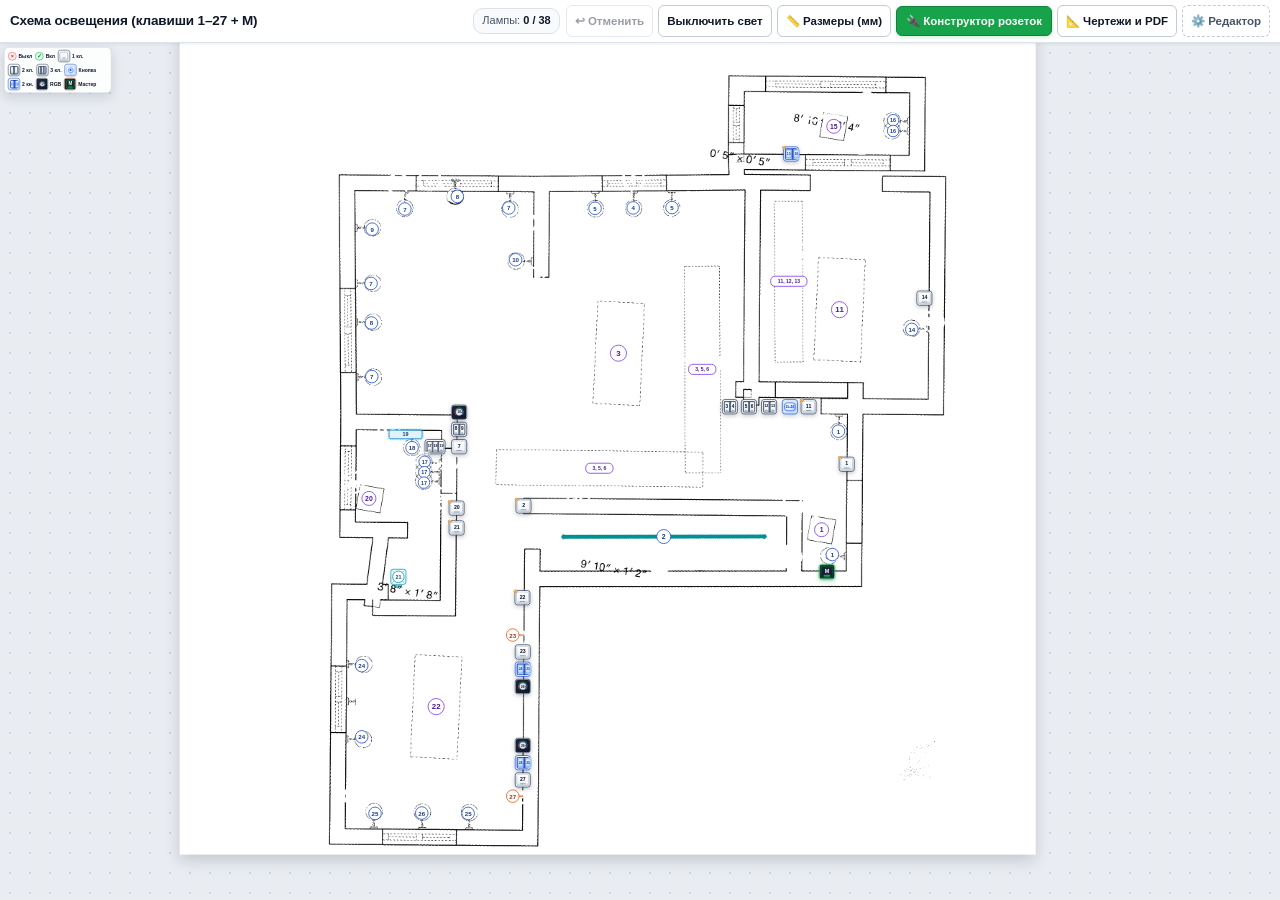
<file: index.html>
<!DOCTYPE html>
<html lang="ru">
<head>
  <meta charset="UTF-8">
  <meta name="viewport" content="width=device-width, initial-scale=1.0, maximum-scale=1.0, user-scalable=no">
  <title>Схема освещения квартиры — клавиши 1–27 + мастер М / 39 точек света и вентиляции</title>
  <link rel="icon" type="image/svg+xml" href="data:image/svg+xml,%3Csvg xmlns='http://www.w3.org/2000/svg' viewBox='0 0 32 32'%3E%3Ccircle cx='16' cy='16' r='14' fill='%232563eb'/%3E%3Cpath d='M10 16l4 4 8-8' stroke='%23fff' stroke-width='3' fill='none' stroke-linecap='round' stroke-linejoin='round'/%3E%3C/svg%3E">
  <link rel="stylesheet" href="styles.css?v=17">
</head>
<body class="is-demo-mode">
  <div class="app-shell">
    <header class="topbar">
      <div class="topbar-brand">
        <div class="brand-title-row">
          <h1>Схема освещения (клавиши 1–27 + М)</h1>
          <span class="sim-badge" title="Локальный интерактивный макет для согласования логики и правок">
            Симулятор проектной логики (не управляет реальным электричеством)
          </span>
        </div>
        <div class="brand-subrow">
          <span>Единая нумерация: номер на клавише (1–27) = номер светильника на плане · 23 поста · Мастер М</span>
        </div>
      </div>

      <div class="topbar-controls">
        <div class="mode-control" role="group" aria-label="Режим взаимодействия с планом">
          <button type="button" id="btn-mode-normal" class="mode-btn is-active" data-mode="normal" title="Клик по выключателю — тест света и настройки; перетаскивание — сдвиг места на стене; клик по номеру светильника — комментарий и привязки">
            👆 Тест и позиции
          </button>
          <button type="button" id="btn-mode-link" class="mode-btn" data-mode="link" title="Потяните линию от выключателя B# к номеру точки 1–40 (или обратно), чтобы перепривязать">
            🔗 Привязка перетягиванием
          </button>
        </div>

        <div class="variant-control" role="group" aria-label="Вариант управления светильником №38" style="display:none;">
          <span class="variant-label">№38:</span>
          <button type="button" id="btn-variant-A" class="variant-btn is-active" data-variant="A" title="Две точки управления №38: у входа (B15) и у кровати (B17)">
            Вар. A (B15+B17)
          </button>
          <button type="button" id="btn-variant-B" class="variant-btn" data-variant="B" title="Одна точка управления №38: только у кровати (B17)">
            Вар. B (только B17)
          </button>
        </div>

        <div class="stats-pill" id="live-stats" aria-live="polite">
          <span class="stat-channels">Каналы: <strong id="stat-groups">0 / 35</strong></span>
          <span class="sep stat-channels">·</span>
          <span>Лампы: <strong id="stat-fixtures">0 / 38</strong></span>
        </div>

        <div class="toolbar-actions">
          <button type="button" id="btn-add-switch" class="btn-secondary" title="Добавить новый выключатель на план">
            + Выключатель
          </button>
          <button type="button" id="btn-undo-light" class="btn-secondary" disabled title="Отменить последнее действие (⌘Z / Ctrl+Z)">
            ↩ Отменить
          </button>
          <button type="button" id="btn-export-edits" class="btn-primary" title="Сформировать текст ваших правок и комментариев для вставки в чат">
            📋 Скопировать правки (<span id="edits-btn-count">0</span>)
          </button>
          <button type="button" id="btn-lights-off" class="btn-secondary" title="Погасить все светильники в симуляторе">
            Выключить свет
          </button>
          <button type="button" id="btn-reset-edits" class="btn-ghost" title="Сбросить все правки, комментарии и вернуть актуальную схему BM, B1–B25">
            Сбросить правки
          </button>
          <button type="button" id="btn-toggle-dims" class="btn-secondary" title="Показать / скрыть размерные привязки (мм) и высоты h">
            📏 Размеры (мм)
          </button>
          <a href="sockets.html?v=17" class="btn-primary" style="text-decoration:none;display:inline-flex;align-items:center;" title="Открыть интерактивный конструктор розеток 1–5 постов, RJ-45, высот и отступов">
            🔌 Конструктор розеток
          </a>
          <a href="electrician.html?v=17" target="_blank" class="btn-secondary" style="text-decoration:none;display:inline-flex;align-items:center;" title="Открыть чертёж, PDF и таблицы для электрика">
            📐 Чертежи и PDF
          </a>
          <button type="button" id="btn-toggle-editor" class="btn-ghost" title="Переключить режим демонстрации / редактирования">
            ⚙️ Редактор
          </button>
        </div>
      </div>
    </header>

    <main class="workspace">
      <section class="canvas-pane" aria-label="Интерактивный план освещения вид сверху">
        <div class="canvas-viewport" id="canvas-viewport">
          <div id="link-mode-banner" class="link-mode-banner is-hidden">
            <span>🔗 <strong>Режим привязки:</strong> потяните линию от любого выключателя <strong>B#</strong> к номеру точки <strong>1–40</strong> (или наоборот), чтобы перенести, продублировать или отвязать канал.</span>
            <button type="button" id="btn-exit-link-mode" class="banner-close-btn">Готово</button>
          </div>
          <div id="master-off-banner" class="master-off-banner is-hidden">
            <span>⚡ <strong>Мастер-свет М отключён:</strong> контактор обесточил весь свет 1–20, 22–27 (состояния клавиш запомнены; розетки и вентиляция санузла 21 работают).</span>
            <button type="button" id="btn-restore-master-light" class="banner-close-btn">Включить свет</button>
          </div>

          <div class="plan-stage" id="plan-stage">
            <img id="plan-image" src="assets/plan_top_view_clean.png" alt="Исходный план освещения квартиры вид сверху с нумерацией 1–38" draggable="false">
            <svg id="plan-svg" viewBox="0 0 2380 2300" xmlns="http://www.w3.org/2000/svg">
              <defs>
                <filter id="glow-warm" x="-50%" y="-50%" width="200%" height="200%">
                  <feGaussianBlur stdDeviation="8" result="blur" />
                  <feMerge>
                    <feMergeNode in="blur" />
                    <feMergeNode in="SourceGraphic" />
                  </feMerge>
                </filter>
                <filter id="glow-accent" x="-50%" y="-50%" width="200%" height="200%">
                  <feGaussianBlur stdDeviation="6" result="blur" />
                  <feMerge>
                    <feMergeNode in="blur" />
                    <feMergeNode in="SourceGraphic" />
                  </feMerge>
                </filter>
                <filter id="glow-rgb" x="-60%" y="-60%" width="220%" height="220%">
                  <feGaussianBlur stdDeviation="11" result="blur" />
                  <feMerge>
                    <feMergeNode in="blur" />
                    <feMergeNode in="SourceGraphic" />
                  </feMerge>
                </filter>
              </defs>
              <g id="layer-plan-additions"></g>
              <g id="layer-fixtures-glow"></g>
              <g id="layer-temp-links"></g>
              <g id="layer-fixture-hits"></g>
              <g id="layer-drag-wire"></g>
            </svg>
            <div id="layer-switches" class="switches-layer"></div>
          </div>

          <div id="item-popover" class="switch-popover is-hidden" role="dialog" aria-label="Карточка элемента"></div>

          <div class="floating-legend" id="floating-legend" aria-label="Обозначения выключателей">
            <div class="legend-item"><span class="lg-badge lg-off">×</span> Выкл</div>
            <div class="legend-item"><span class="lg-badge lg-on">✓</span> Вкл</div>
          </div>

          <div class="zoom-controls" aria-label="Масштабирование плана">
            <button type="button" id="btn-zoom-out" class="zoom-btn" title="Уменьшить масштаб">−</button>
            <span id="zoom-readout" class="zoom-readout">100%</span>
            <button type="button" id="btn-zoom-in" class="zoom-btn" title="Увеличить масштаб">+</button>
            <button type="button" id="btn-zoom-fit" class="zoom-btn zoom-fit-btn" title="Вписать план в экран">Вписать план</button>
          </div>
        </div>
      </section>

      <aside class="sidebar" aria-label="Панель выключателей, светильников, правок и вопросов">
        <div class="inspector-card" id="selected-inspector"></div>

        <nav class="sidebar-tabs" role="tablist">
          <button type="button" class="tab-btn is-active" data-tab="switches" role="tab" aria-selected="true">
            Выключатели
          </button>
          <button type="button" class="tab-btn" data-tab="fixtures" role="tab" aria-selected="false">
            Точки (39)
          </button>
          <button type="button" class="tab-btn" data-tab="edits" role="tab" aria-selected="false">
            Правки (<span id="edits-tab-count">0</span>)
          </button>
          <button type="button" class="tab-btn" data-tab="questions" role="tab" aria-selected="false">
            Вопросы (4)
          </button>
        </nav>

        <div class="tab-content" id="tab-content"></div>
      </aside>
    </main>
  </div>

  <div id="modal-backdrop" class="modal-backdrop is-hidden" role="dialog" aria-modal="true">
    <div id="modal-box" class="modal-box"></div>
  </div>

  <script src="data.js?v=17"></script>
  <script src="app.js?v=17"></script>
</body>
</html>
</file>
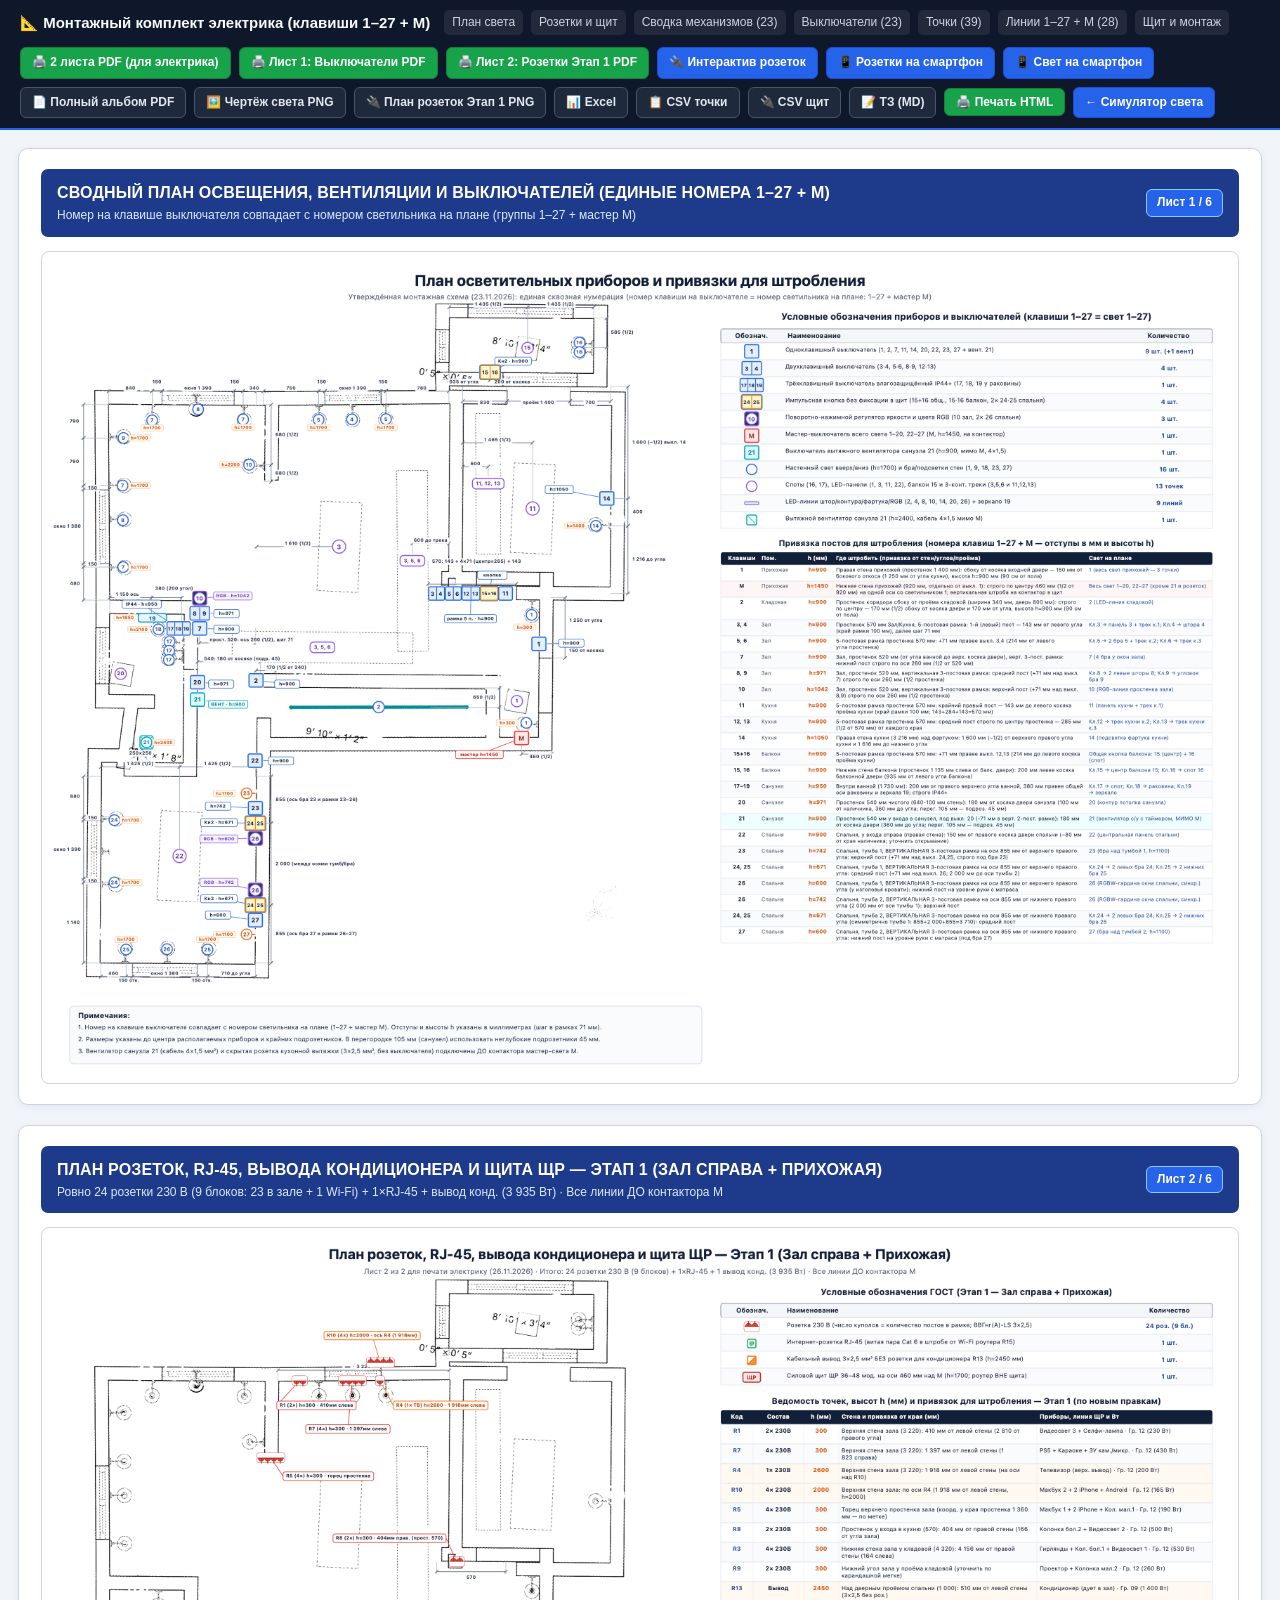
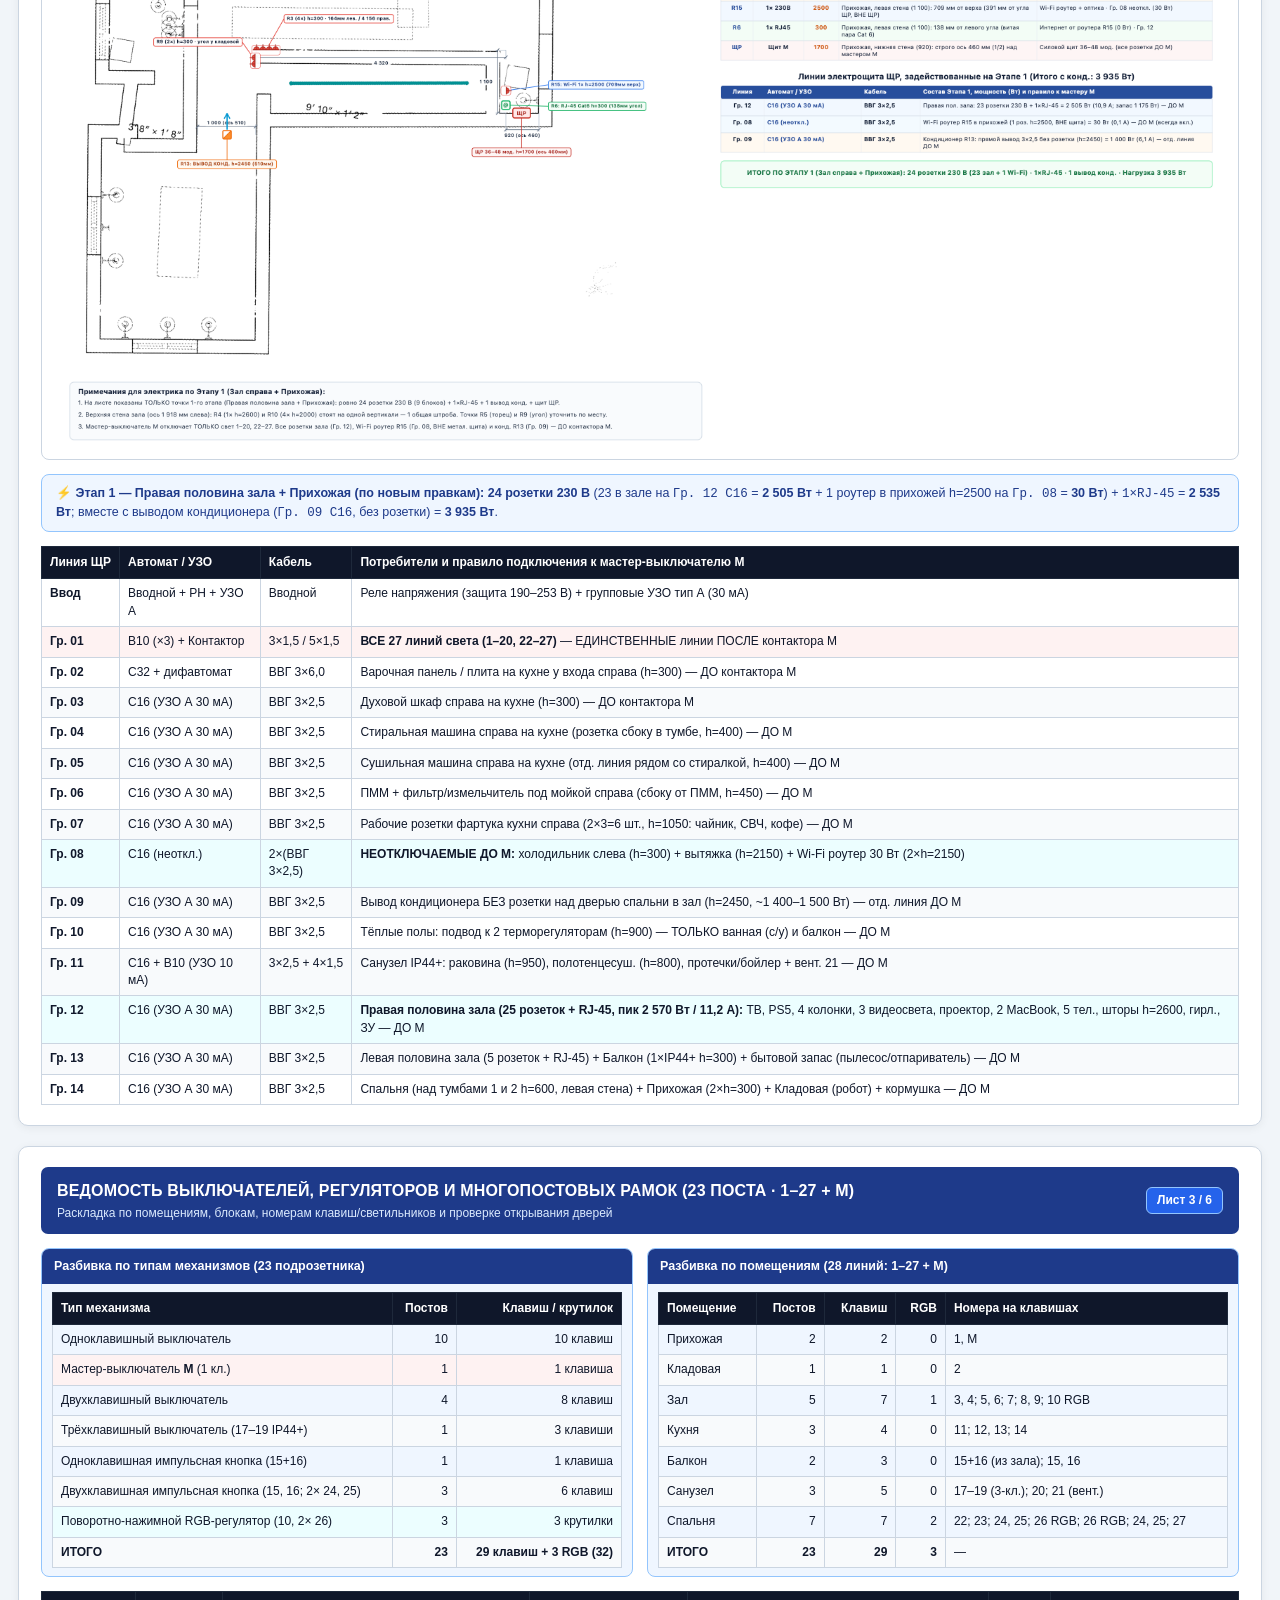
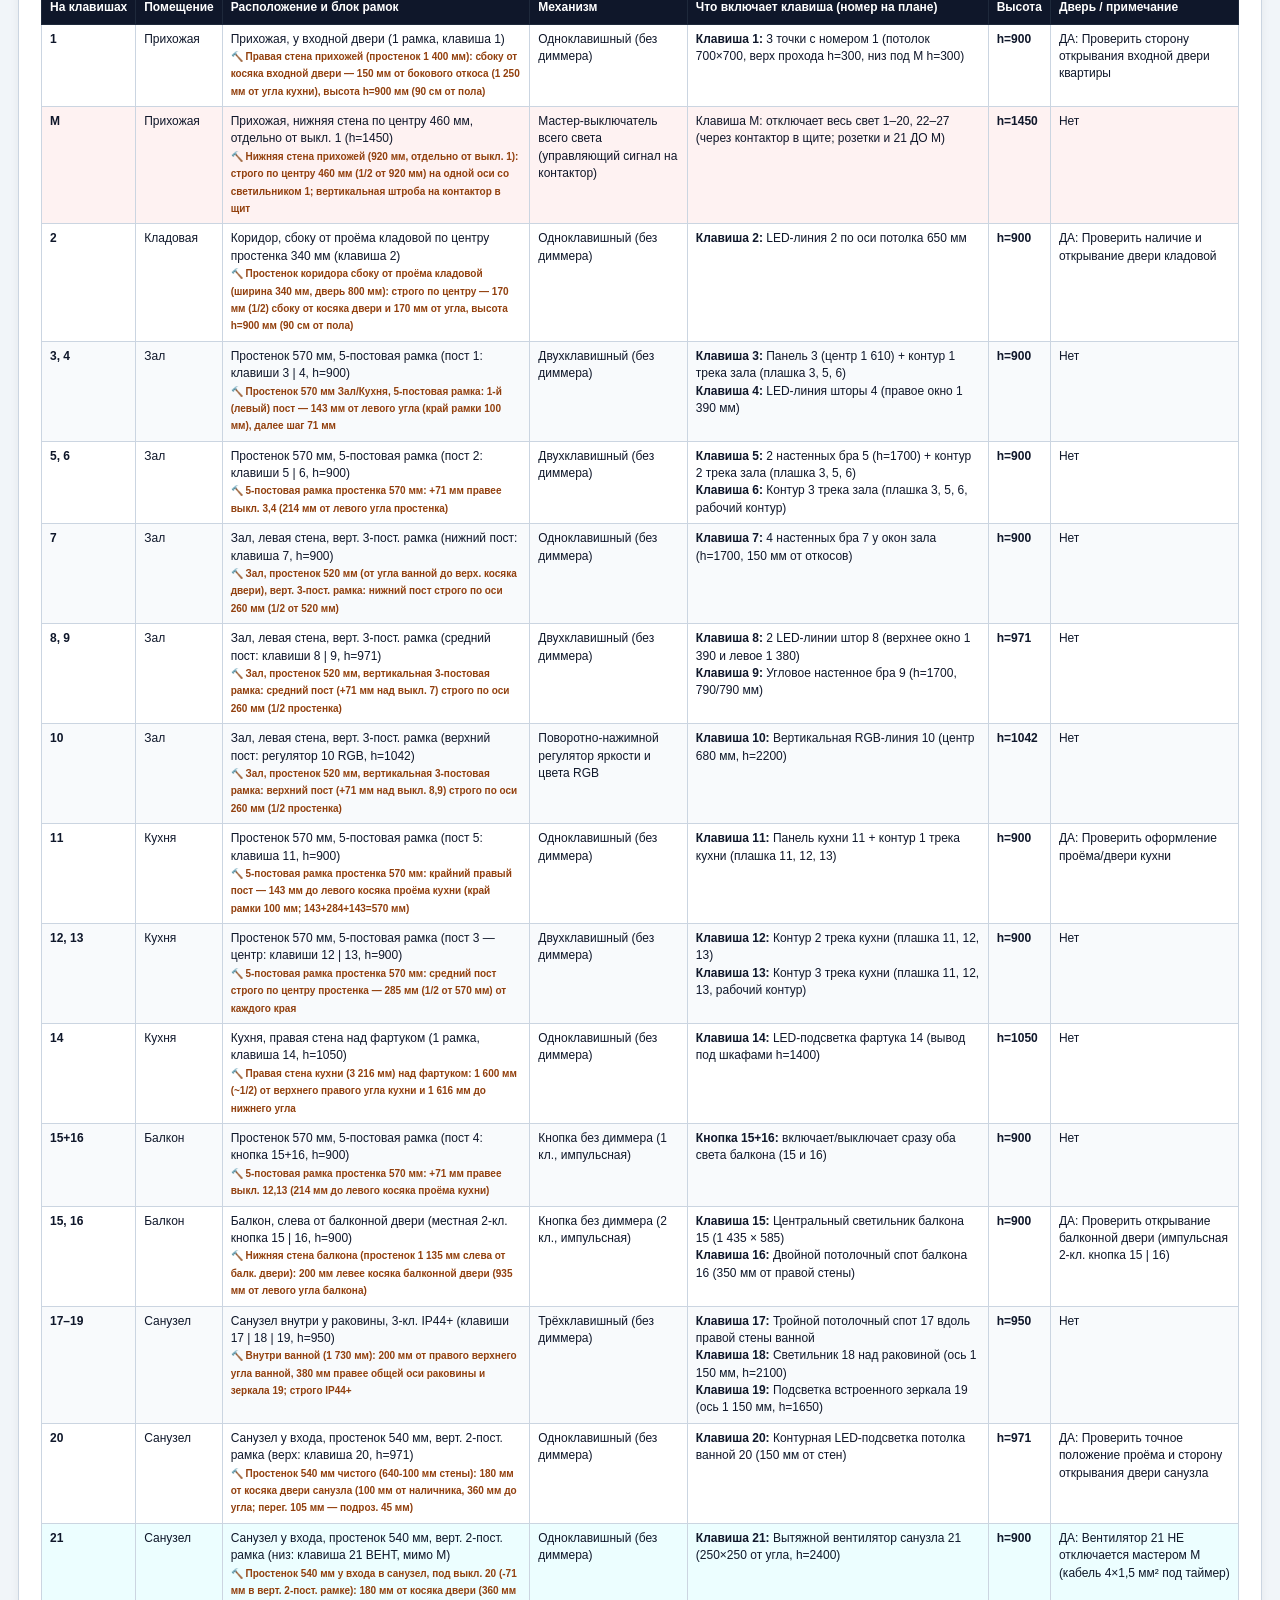
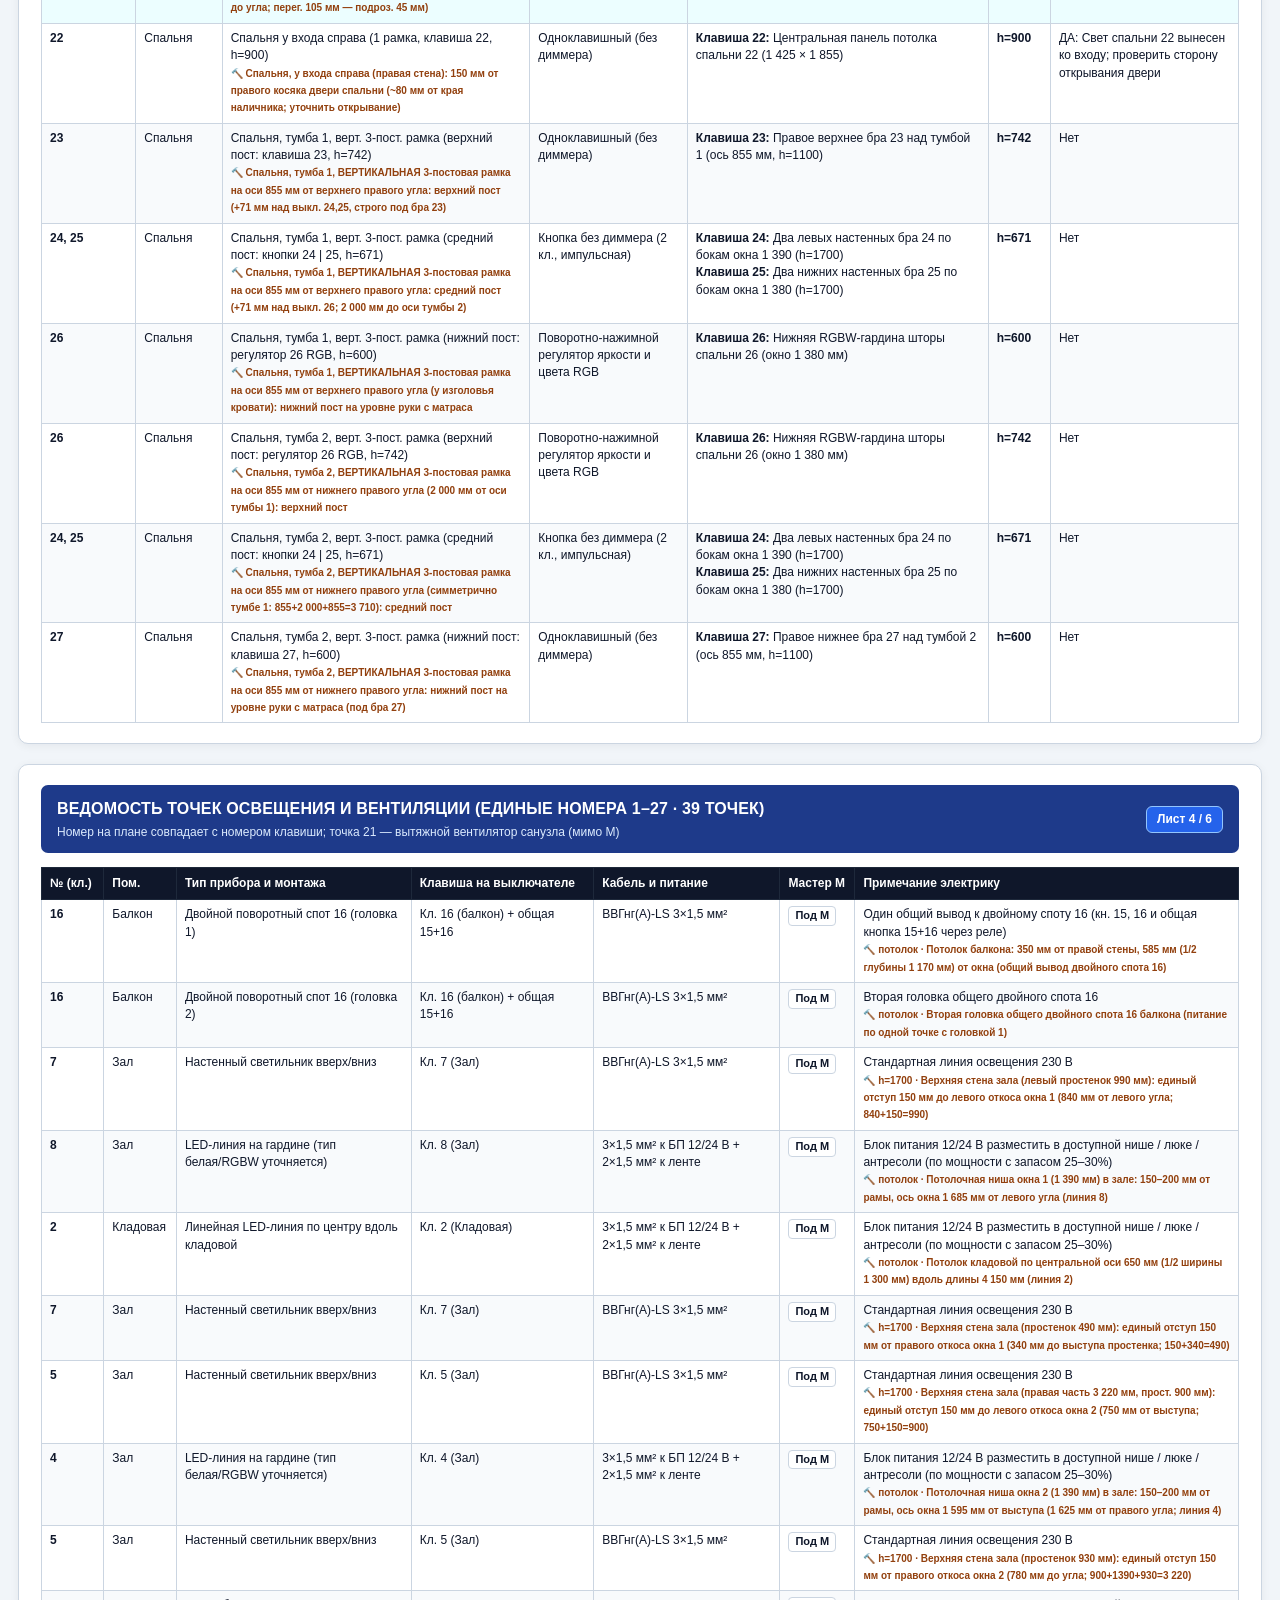
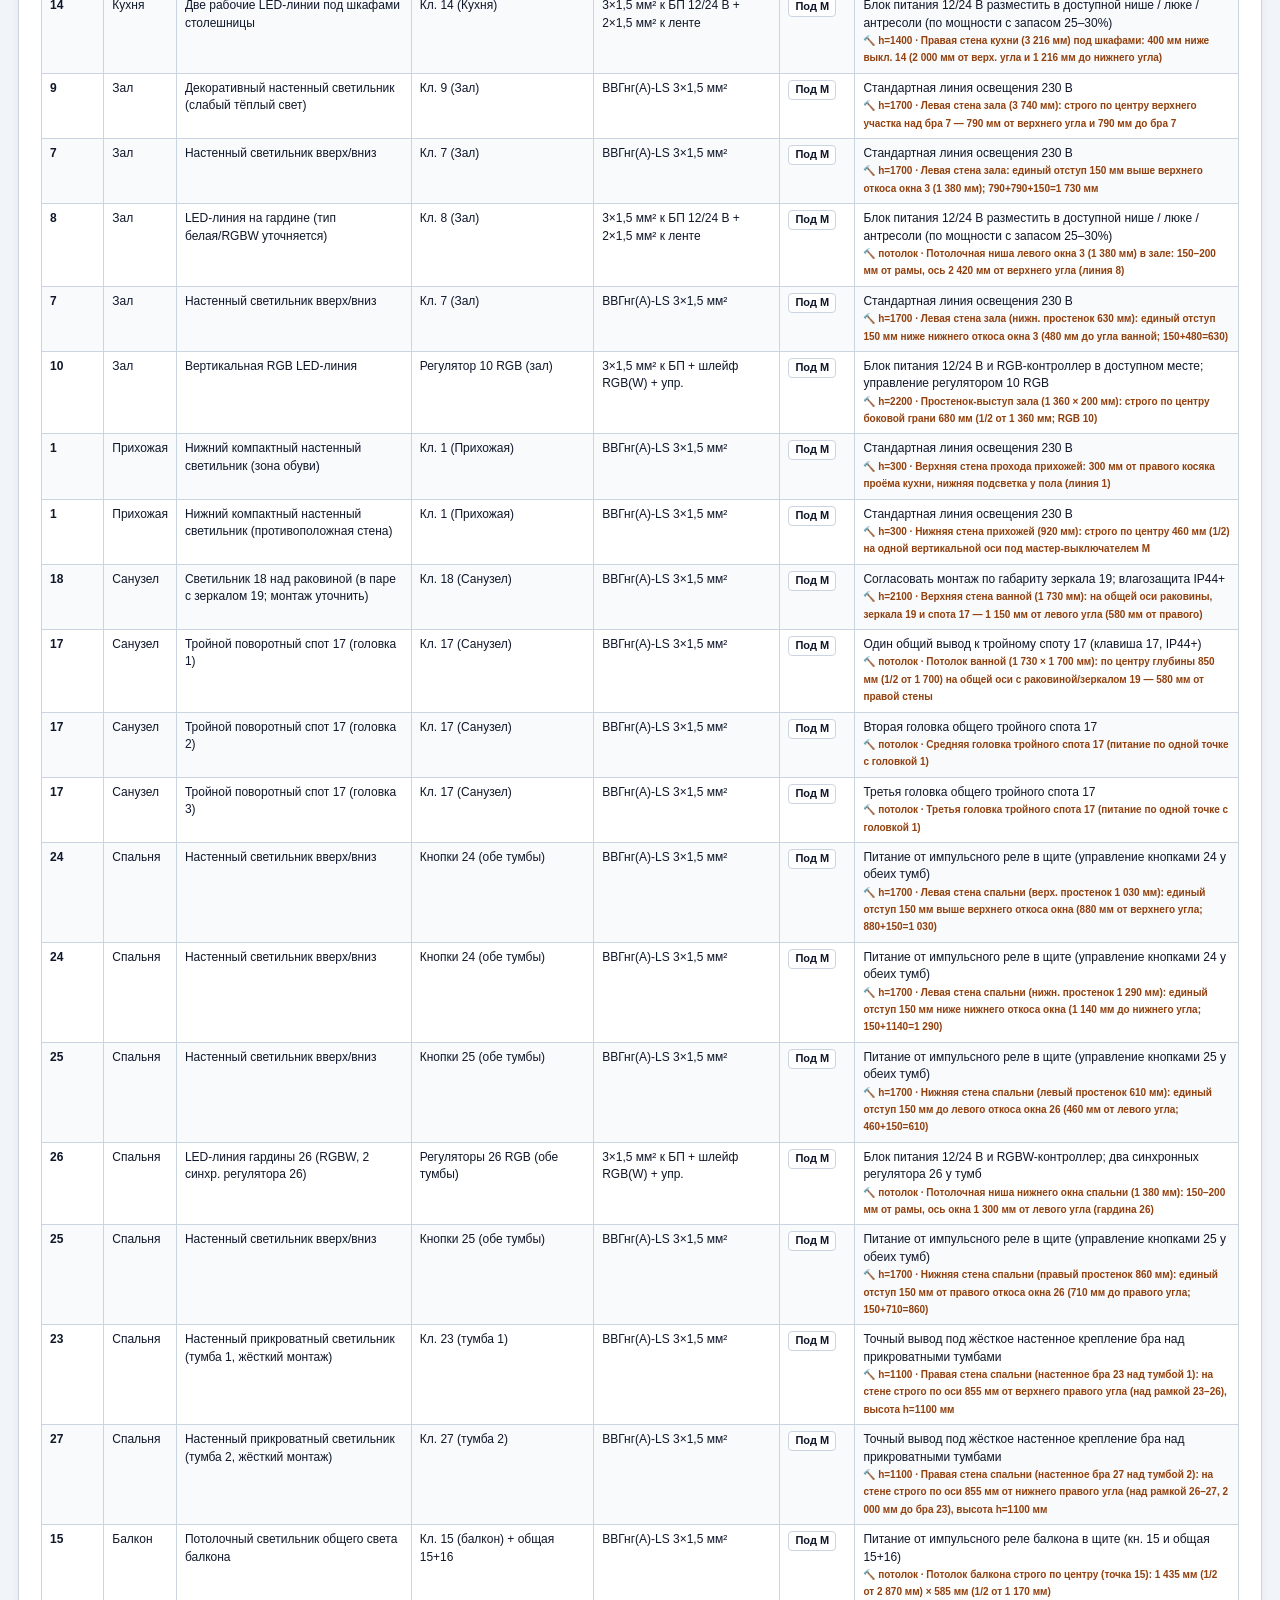
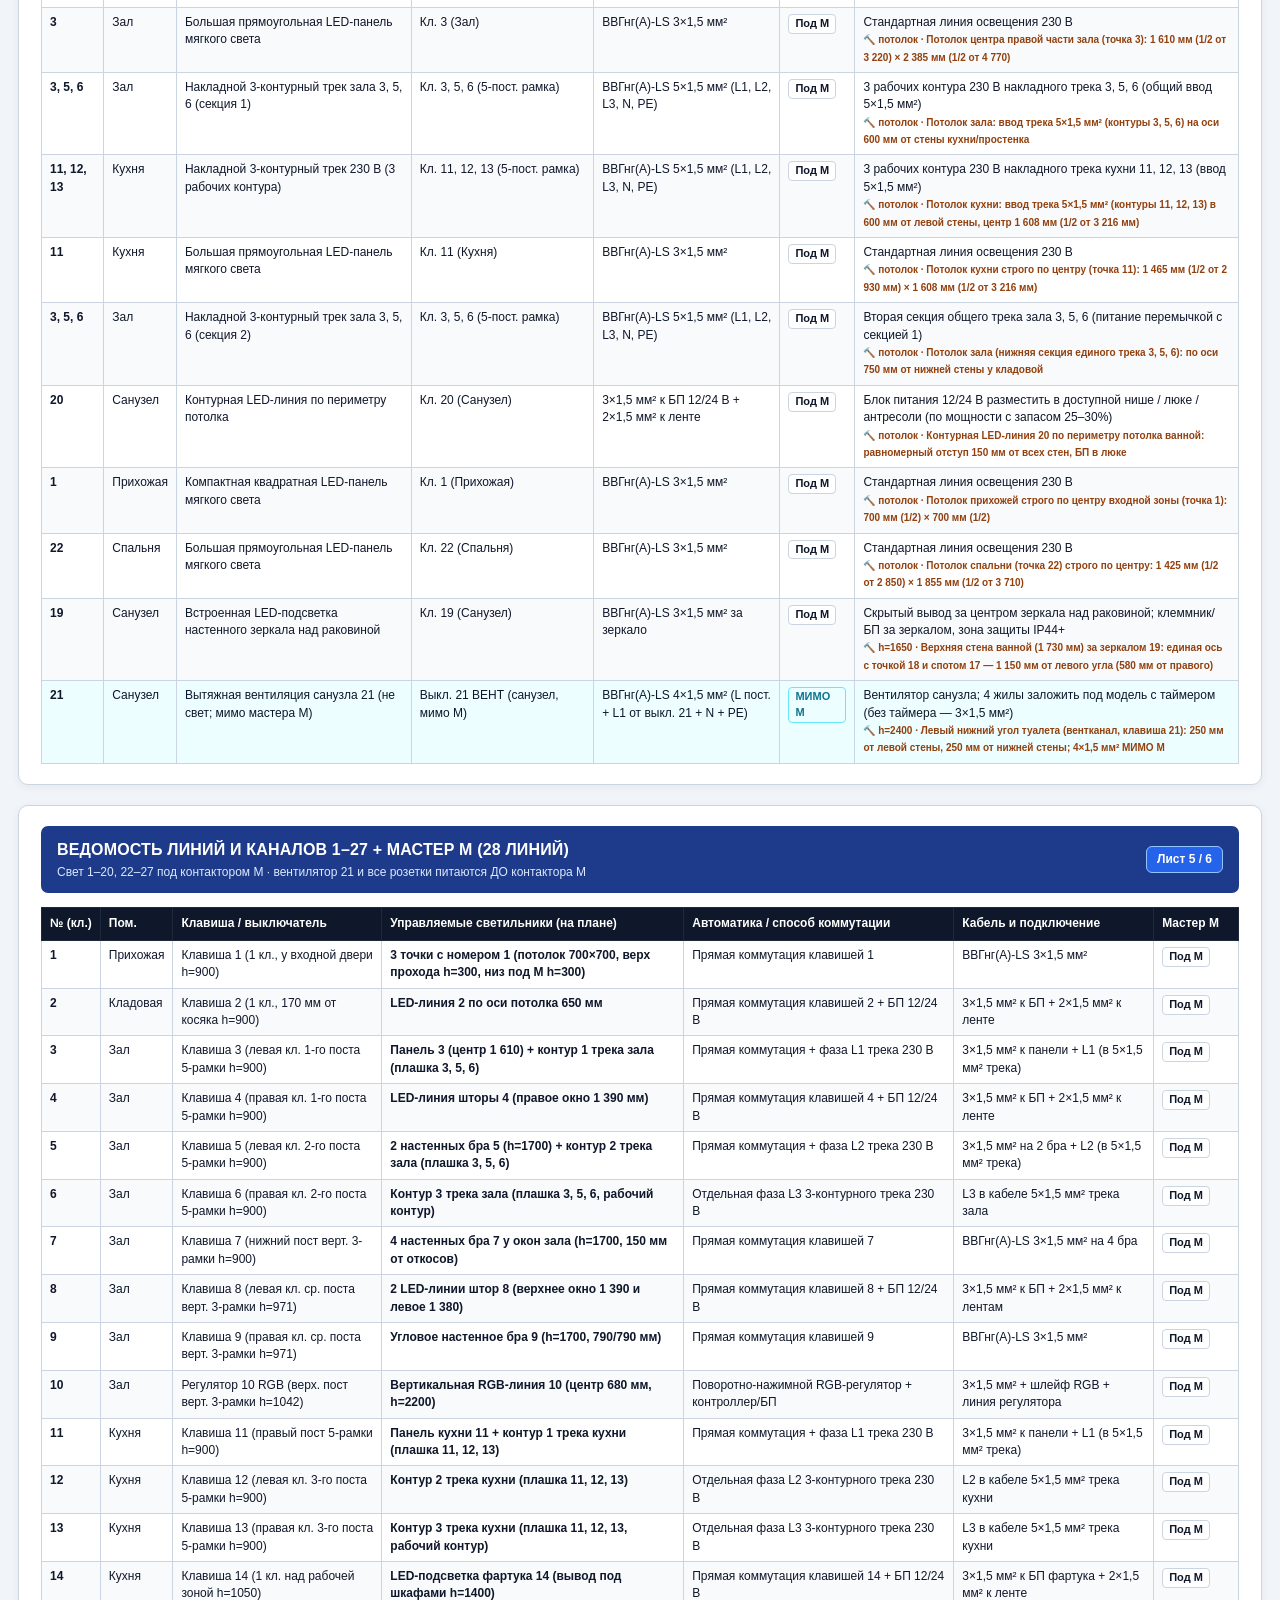
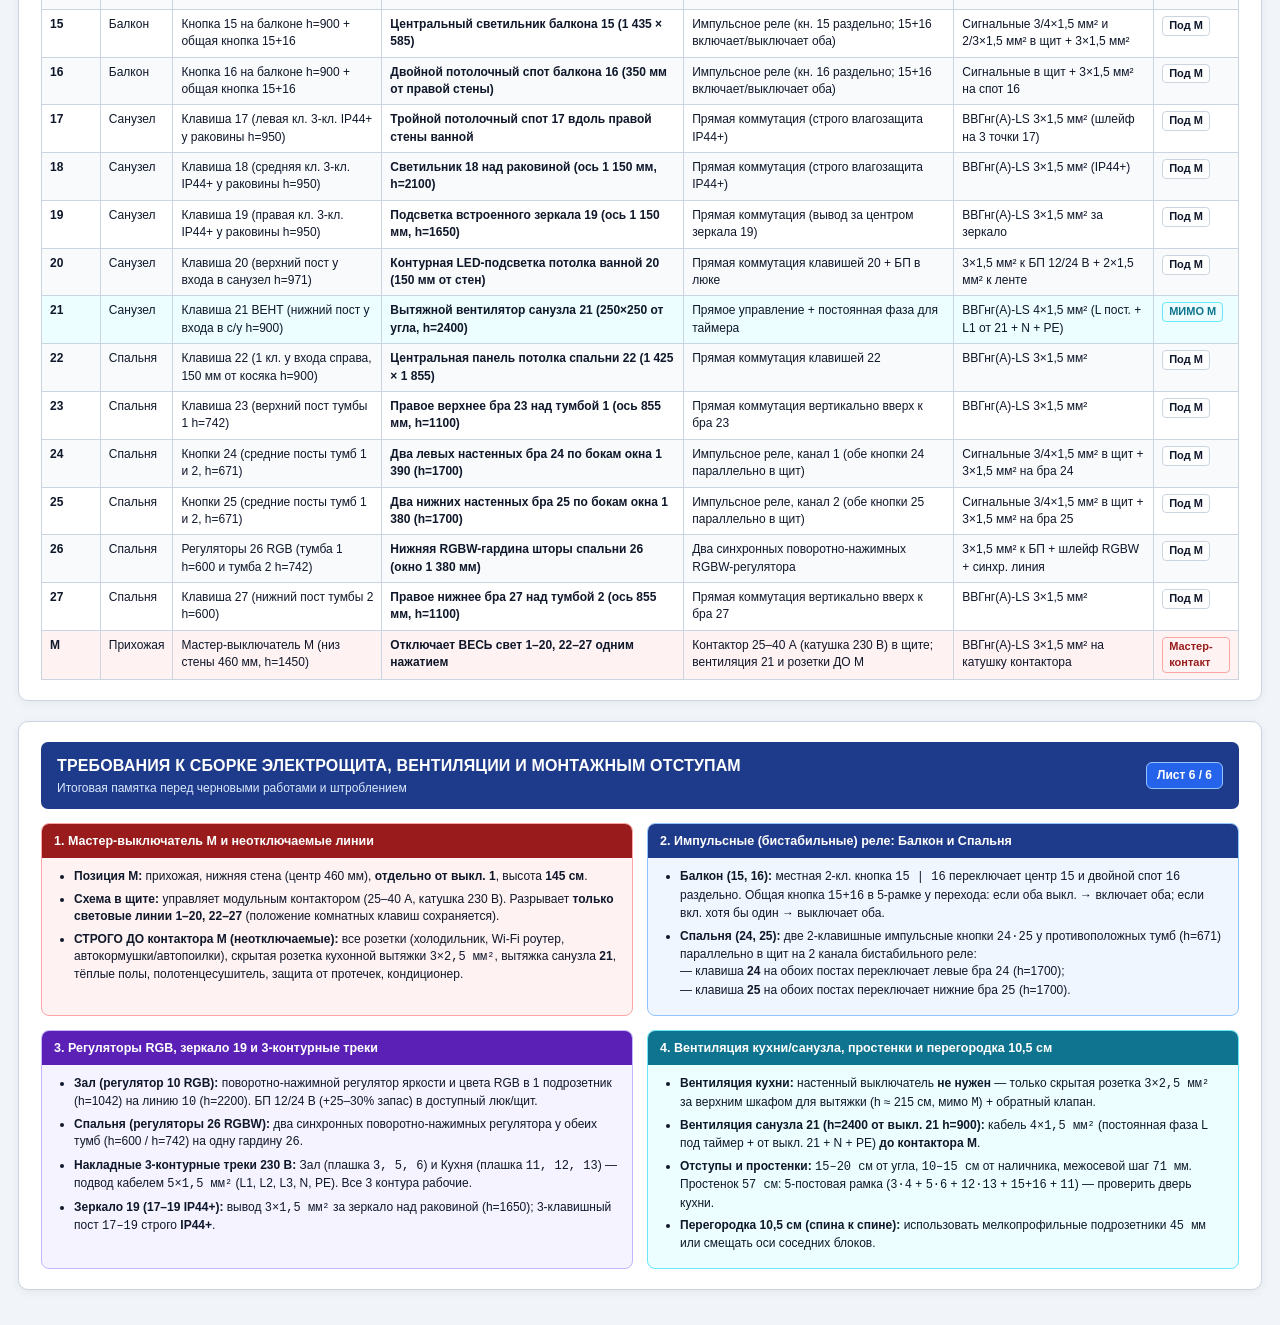
<file: electrician.html>
<!DOCTYPE html>
<html lang="ru">
<head>
  <meta charset="UTF-8">
  <meta name="viewport" content="width=device-width, initial-scale=1.0">
  <title>Документация для электрика — клавиши и светильники 1–27 + мастер М</title>
  <link rel="icon" type="image/svg+xml" href="data:image/svg+xml,%3Csvg xmlns='http://www.w3.org/2000/svg' viewBox='0 0 32 32'%3E%3Ccircle cx='16' cy='16' r='14' fill='%231e3a8a'/%3E%3Cpath d='M9 16h14M16 9v14' stroke='%23fff' stroke-width='3' stroke-linecap='round'/%3E%3C/svg%3E">
  <style>
    :root {
      --bg: #f1f5f9;
      --paper: #ffffff;
      --ink: #0f172a;
      --muted: #475569;
      --border: #cbd5e1;
      --navy: #1e3a8a;
      --blue: #2563eb;
      --cyan-bg: #ecfeff;
      --cyan-brd: #67e8f9;
      --red-bg: #fef2f2;
      --red-brd: #fca5a5;
    }
    * { box-sizing: border-box; }
    body {
      margin: 0;
      font-family: -apple-system, BlinkMacSystemFont, "Segoe UI", Roboto, sans-serif;
      color: var(--ink);
      background: var(--bg);
      font-size: 13px;
      line-height: 1.45;
    }
    .toolbar {
      position: sticky;
      top: 0;
      z-index: 20;
      background: #0f172a;
      color: #f8fafc;
      padding: 10px 20px;
      display: flex;
      align-items: center;
      justify-content: space-between;
      gap: 12px;
      flex-wrap: wrap;
      border-bottom: 2px solid var(--blue);
    }
    .toolbar-left {
      display: flex;
      align-items: center;
      gap: 14px;
      flex-wrap: wrap;
    }
    .toolbar-title {
      font-size: 15px;
      font-weight: 700;
    }
    .nav-links {
      display: flex;
      gap: 8px;
      flex-wrap: wrap;
    }
    .nav-links a {
      color: #cbd5e1;
      text-decoration: none;
      font-size: 12px;
      padding: 4px 8px;
      border-radius: 5px;
      background: rgba(255, 255, 255, 0.08);
    }
    .nav-links a:hover {
      background: rgba(255, 255, 255, 0.18);
      color: #fff;
    }
    .toolbar-actions {
      display: flex;
      align-items: center;
      gap: 8px;
      flex-wrap: wrap;
    }
    .btn {
      display: inline-flex;
      align-items: center;
      gap: 5px;
      padding: 6px 11px;
      border-radius: 6px;
      font-size: 12px;
      font-weight: 600;
      text-decoration: none;
      cursor: pointer;
      border: 1px solid transparent;
      white-space: nowrap;
    }
    .btn-print { background: #16a34a; color: #fff; border-color: #15803d; }
    .btn-print:hover { background: #15803d; }
    .btn-file { background: #1e293b; color: #e2e8f0; border-color: #475569; }
    .btn-file:hover { background: #334155; color: #fff; }
    .btn-back { background: #2563eb; color: #fff; border-color: #1d4ed8; }
    .btn-back:hover { background: #1d4ed8; }

    .container {
      max-width: 1340px;
      margin: 18px auto 48px;
      padding: 0 18px;
      display: flex;
      flex-direction: column;
      gap: 20px;
    }
    .sheet {
      background: var(--paper);
      border: 1px solid var(--border);
      border-radius: 10px;
      padding: 20px 22px;
      box-shadow: 0 2px 10px rgba(15, 23, 42, 0.06);
    }
    .sheet-head {
      background: var(--navy);
      color: #fff;
      padding: 12px 16px;
      border-radius: 7px;
      margin-bottom: 14px;
      display: flex;
      justify-content: space-between;
      align-items: center;
      gap: 12px;
      flex-wrap: wrap;
    }
    .sheet-head h2 {
      margin: 0;
      font-size: 16px;
      letter-spacing: 0.01em;
    }
    .sheet-head p {
      margin: 3px 0 0;
      font-size: 12px;
      color: #dbeafe;
    }
    .sheet-badge {
      background: #2563eb;
      border: 1px solid #93c5fd;
      padding: 4px 10px;
      border-radius: 6px;
      font-size: 12px;
      font-weight: 700;
      white-space: nowrap;
    }
    .sync-banner {
      background: #eff6ff;
      border: 1px solid #93c5fd;
      color: #1e3a8a;
      padding: 9px 14px;
      border-radius: 8px;
      font-size: 12.5px;
      display: flex;
      justify-content: space-between;
      align-items: center;
      gap: 12px;
      flex-wrap: wrap;
    }
    .plan-wrap {
      text-align: center;
      background: #fff;
      border: 1px solid var(--border);
      border-radius: 8px;
      padding: 8px;
    }
    .plan-wrap img {
      max-width: 100%;
      height: auto;
      display: block;
      margin: 0 auto;
    }
    table {
      width: 100%;
      border-collapse: collapse;
      font-size: 12px;
    }
    th {
      background: #0f172a;
      color: #fff;
      text-align: left;
      padding: 7px 8px;
      font-weight: 700;
      border: 1px solid #1e293b;
      white-space: nowrap;
    }
    td {
      padding: 6px 8px;
      border: 1px solid var(--border);
      vertical-align: top;
    }
    tbody tr:nth-child(even) { background: #f8fafc; }
    tbody tr.row-master { background: var(--red-bg); }
    tbody tr.row-vent { background: var(--cyan-bg); }
    .pill {
      display: inline-block;
      padding: 1px 6px;
      border-radius: 4px;
      font-weight: 700;
      font-size: 11px;
      border: 1px solid #cbd5e1;
      background: #fff;
    }
    .pill-bm { background: #fef2f2; color: #991b1b; border-color: #fca5a5; }
    .pill-vent { background: #ecfeff; color: #0e7490; border-color: #67e8f9; }
    .cards-grid {
      display: grid;
      grid-template-columns: repeat(2, minmax(0, 1fr));
      gap: 14px;
    }
    .card {
      border: 1px solid var(--border);
      border-radius: 8px;
      overflow: hidden;
      background: #f8fafc;
    }
    .card.is-red { background: var(--red-bg); border-color: var(--red-brd); }
    .card.is-blue { background: #eff6ff; border-color: #93c5fd; }
    .card.is-violet { background: #f5f3ff; border-color: #c4b5fd; }
    .card.is-cyan { background: var(--cyan-bg); border-color: var(--cyan-brd); }
    .card-hdr {
      padding: 8px 12px;
      font-size: 12.5px;
      font-weight: 700;
      color: #fff;
      background: var(--navy);
    }
    .card.is-red .card-hdr { background: #991b1b; }
    .card.is-violet .card-hdr { background: #5b21b6; }
    .card.is-cyan .card-hdr { background: #0e7490; }
    .card-body {
      padding: 10px 14px;
      font-size: 12px;
    }
    .card-body ul {
      margin: 0;
      padding-left: 18px;
    }
    .card-body li {
      margin-bottom: 5px;
    }
    @media (max-width: 900px) {
      .cards-grid { grid-template-columns: 1fr; }
    }
    @media print {
      @page { size: A4 landscape; margin: 9mm; }
      body { background: #fff; font-size: 10px; }
      .toolbar, .sync-banner { display: none !important; }
      .container { max-width: none; margin: 0; padding: 0; gap: 0; }
      .sheet {
        border: none;
        box-shadow: none;
        border-radius: 0;
        padding: 4px 0;
        page-break-after: always;
        break-after: page;
        -webkit-print-color-adjust: exact;
        print-color-adjust: exact;
      }
      .sheet:last-child { page-break-after: auto; break-after: auto; }
      table { font-size: 9.5px; }
      th, td { padding: 4px 6px; }
    }
  </style>
</head>
<body>
  <header class="toolbar">
    <div class="toolbar-left">
      <div class="toolbar-title">📐 Монтажный комплект электрика (клавиши 1–27 + М)</div>
      <nav class="nav-links">
        <a href="#sec-plan">План света</a>
        <a href="#sec-sockets">Розетки и щит</a>
        <a href="#sec-mechanisms-summary">Сводка механизмов (23)</a>
        <a href="#sec-switches">Выключатели (23)</a>
        <a href="#sec-fixtures">Точки (39)</a>
        <a href="#sec-groups">Линии 1–27 + М (28)</a>
        <a href="#sec-notes">Щит и монтаж</a>
      </nav>
    </div>
    <div class="toolbar-actions">
      <a class="btn btn-print" href="assets/electrician_2sheets_print.pdf?v=17" target="_blank">🖨️ 2 листа PDF (для электрика)</a>
      <a class="btn btn-print" href="assets/print_sheet1_switches.pdf?v=17" target="_blank">🖨️ Лист 1: Выключатели PDF</a>
      <a class="btn btn-print" href="assets/print_sheet2_sockets_stage1.pdf?v=17" target="_blank">🖨️ Лист 2: Розетки Этап 1 PDF</a>
      <a class="btn btn-back" href="sockets.html?v=17">🔌 Интерактив розеток</a>
      <a class="btn btn-back" href="assets/sockets_smartphone.html?v=17" download="10_Интерактивная_схема_розеток_для_смартфона.html">📱 Розетки на смартфон</a>
      <a class="btn btn-back" href="assets/electrician_smartphone.html?v=17" download="Интерактивная_схема_для_смартфона.html">📱 Свет на смартфон</a>
      <a class="btn btn-file" href="assets/electrician_album_final.pdf?v=17" target="_blank">📄 Полный альбом PDF</a>
      <a class="btn btn-file" href="assets/electrician_plan_final.png?v=17" target="_blank">🖼️ Чертёж света PNG</a>
      <a class="btn btn-file" href="assets/print_sheet2_sockets_stage1.png?v=17" target="_blank">🔌 План розеток Этап 1 PNG</a>
      <a class="btn btn-file" href="assets/electrician_tables_final.xlsx?v=17" download>📊 Excel</a>
      <a class="btn btn-file" href="assets/electrician_points_final.csv?v=17" download>📋 CSV точки</a>
      <a class="btn btn-file" href="assets/electrician_sockets_final.csv?v=17" download>🔌 CSV щит</a>
      <a class="btn btn-file" href="assets/electrician_spec_final.md?v=17" target="_blank">📝 ТЗ (MD)</a>
      <button type="button" class="btn btn-print" onclick="window.print()">🖨️ Печать HTML</button>
      <a class="btn btn-back" href="index.html?v=17">← Симулятор света</a>
    </div>
  </header>

  <main class="container">
    <div id="sync-note" class="sync-banner" style="display:none;"></div>

    <section id="sec-plan" class="sheet">
      <div class="sheet-head">
        <div>
          <h2>СВОДНЫЙ ПЛАН ОСВЕЩЕНИЯ, ВЕНТИЛЯЦИИ И ВЫКЛЮЧАТЕЛЕЙ (ЕДИНЫЕ НОМЕРА 1–27 + М)</h2>
          <p>Номер на клавише выключателя совпадает с номером светильника на плане (группы 1–27 + мастер М)</p>
        </div>
        <span class="sheet-badge">Лист 1 / 6</span>
      </div>
      <div class="plan-wrap">
        <img src="assets/electrician_plan_final.png?v=12" alt="Итоговый чертёж освещения для электрика">
      </div>
    </section>

    <section id="sec-sockets" class="sheet">
      <div class="sheet-head">
        <div>
          <h2>ПЛАН РОЗЕТОК, RJ-45, ВЫВОДА КОНДИЦИОНЕРА И ЩИТА ЩР — ЭТАП 1 (ЗАЛ СПРАВА + ПРИХОЖАЯ)</h2>
          <p>Ровно 24 розетки 230 В (9 блоков: 23 в зале + 1 Wi-Fi) + 1×RJ-45 + вывод конд. (3 935 Вт) · Все линии ДО контактора М</p>
        </div>
        <span class="sheet-badge">Лист 2 / 6</span>
      </div>
      <div class="plan-wrap" style="margin-bottom: 14px;">
        <img src="assets/print_sheet2_sockets_stage1.png?v=17" alt="План розеток Этап 1 (Зал справа + Прихожая)">
      </div>
      <div class="sync-banner" style="margin-bottom: 14px;">
        <span>⚡ <strong>Этап 1 — Правая половина зала + Прихожая (по новым правкам):</strong> <strong>24 розетки 230 В</strong> (23 в зале на <code>Гр. 12 C16</code> = <strong>2 505 Вт</strong> + 1 роутер в прихожей h=2500 на <code>Гр. 08</code> = <strong>30 Вт</strong>) + <code>1×RJ-45</code> = <strong>2 535 Вт</strong>; вместе с выводом кондиционера (<code>Гр. 09 C16</code>, без розетки) = <strong>3 935 Вт</strong>.</span>
      </div>
      <table>
        <thead>
          <tr>
            <th>Линия ЩР</th>
            <th>Автомат / УЗО</th>
            <th>Кабель</th>
            <th>Потребители и правило подключения к мастер-выключателю М</th>
          </tr>
        </thead>
        <tbody>
          <tr><td><b>Ввод</b></td><td>Вводной + РН + УЗО А</td><td>Вводной</td><td>Реле напряжения (защита 190–253 В) + групповые УЗО тип А (30 мА)</td></tr>
          <tr class="row-master"><td><b>Гр. 01</b></td><td>B10 (×3) + Контактор</td><td>3×1,5 / 5×1,5</td><td><b>ВСЕ 27 линий света (1–20, 22–27)</b> — ЕДИНСТВЕННЫЕ линии ПОСЛЕ контактора М</td></tr>
          <tr><td><b>Гр. 02</b></td><td>C32 + дифавтомат</td><td>ВВГ 3×6,0</td><td>Варочная панель / плита на кухне у входа справа (h=300) — ДО контактора М</td></tr>
          <tr><td><b>Гр. 03</b></td><td>C16 (УЗО А 30 мА)</td><td>ВВГ 3×2,5</td><td>Духовой шкаф справа на кухне (h=300) — ДО контактора М</td></tr>
          <tr><td><b>Гр. 04</b></td><td>C16 (УЗО А 30 мА)</td><td>ВВГ 3×2,5</td><td>Стиральная машина справа на кухне (розетка сбоку в тумбе, h=400) — ДО М</td></tr>
          <tr><td><b>Гр. 05</b></td><td>C16 (УЗО А 30 мА)</td><td>ВВГ 3×2,5</td><td>Сушильная машина справа на кухне (отд. линия рядом со стиралкой, h=400) — ДО М</td></tr>
          <tr><td><b>Гр. 06</b></td><td>C16 (УЗО А 30 мА)</td><td>ВВГ 3×2,5</td><td>ПММ + фильтр/измельчитель под мойкой справа (сбоку от ПММ, h=450) — ДО М</td></tr>
          <tr><td><b>Гр. 07</b></td><td>C16 (УЗО А 30 мА)</td><td>ВВГ 3×2,5</td><td>Рабочие розетки фартука кухни справа (2×3=6 шт., h=1050: чайник, СВЧ, кофе) — ДО М</td></tr>
          <tr class="row-vent"><td><b>Гр. 08</b></td><td>C16 (неоткл.)</td><td>2×(ВВГ 3×2,5)</td><td><b>НЕОТКЛЮЧАЕМЫЕ ДО М:</b> холодильник слева (h=300) + вытяжка (h=2150) + Wi-Fi роутер 30 Вт (2×h=2150)</td></tr>
          <tr><td><b>Гр. 09</b></td><td>C16 (УЗО А 30 мА)</td><td>ВВГ 3×2,5</td><td>Вывод кондиционера БЕЗ розетки над дверью спальни в зал (h=2450, ~1 400–1 500 Вт) — отд. линия ДО М</td></tr>
          <tr><td><b>Гр. 10</b></td><td>C16 (УЗО А 30 мА)</td><td>ВВГ 3×2,5</td><td>Тёплые полы: подвод к 2 терморегуляторам (h=900) — ТОЛЬКО ванная (с/у) и балкон — ДО М</td></tr>
          <tr><td><b>Гр. 11</b></td><td>C16 + B10 (УЗО 10 мА)</td><td>3×2,5 + 4×1,5</td><td>Санузел IP44+: раковина (h=950), полотенцесуш. (h=800), протечки/бойлер + вент. 21 — ДО М</td></tr>
          <tr class="row-vent"><td><b>Гр. 12</b></td><td>C16 (УЗО А 30 мА)</td><td>ВВГ 3×2,5</td><td><b>Правая половина зала (25 розеток + RJ-45, пик 2 570 Вт / 11,2 А):</b> ТВ, PS5, 4 колонки, 3 видеосвета, проектор, 2 MacBook, 5 тел., шторы h=2600, гирл., ЗУ — ДО М</td></tr>
          <tr><td><b>Гр. 13</b></td><td>C16 (УЗО А 30 мА)</td><td>ВВГ 3×2,5</td><td>Левая половина зала (5 розеток + RJ-45) + Балкон (1×IP44+ h=300) + бытовой запас (пылесос/отпариватель) — ДО М</td></tr>
          <tr><td><b>Гр. 14</b></td><td>C16 (УЗО А 30 мА)</td><td>ВВГ 3×2,5</td><td>Спальня (над тумбами 1 и 2 h=600, левая стена) + Прихожая (2×h=300) + Кладовая (робот) + кормушка — ДО М</td></tr>
        </tbody>
      </table>
    </section>

    <section id="sec-switches" class="sheet">
      <div class="sheet-head">
        <div>
          <h2>ВЕДОМОСТЬ ВЫКЛЮЧАТЕЛЕЙ, РЕГУЛЯТОРОВ И МНОГОПОСТОВЫХ РАМОК (23 ПОСТА · 1–27 + М)</h2>
          <p>Раскладка по помещениям, блокам, номерам клавиш/светильников и проверке открывания дверей</p>
        </div>
        <span class="sheet-badge">Лист 3 / 6</span>
      </div>
      <div id="sec-mechanisms-summary" class="cards-grid" style="margin-bottom: 14px;">
        <div class="card is-blue">
          <div class="card-hdr">Разбивка по типам механизмов (23 подрозетника)</div>
          <div class="card-body" style="padding: 8px 10px;">
            <table>
              <thead>
                <tr>
                  <th>Тип механизма</th>
                  <th style="text-align:right;">Постов</th>
                  <th style="text-align:right;">Клавиш / крутилок</th>
                </tr>
              </thead>
              <tbody>
                <tr><td>Одноклавишный выключатель</td><td style="text-align:right;">10</td><td style="text-align:right;">10 клавиш</td></tr>
                <tr class="row-master"><td>Мастер-выключатель <b>М</b> (1 кл.)</td><td style="text-align:right;">1</td><td style="text-align:right;">1 клавиша</td></tr>
                <tr><td>Двухклавишный выключатель</td><td style="text-align:right;">4</td><td style="text-align:right;">8 клавиш</td></tr>
                <tr><td>Трёхклавишный выключатель (17–19 IP44+)</td><td style="text-align:right;">1</td><td style="text-align:right;">3 клавиши</td></tr>
                <tr><td>Одноклавишная импульсная кнопка (15+16)</td><td style="text-align:right;">1</td><td style="text-align:right;">1 клавиша</td></tr>
                <tr><td>Двухклавишная импульсная кнопка (15, 16; 2× 24, 25)</td><td style="text-align:right;">3</td><td style="text-align:right;">6 клавиш</td></tr>
                <tr class="row-vent"><td>Поворотно-нажимной RGB-регулятор (10, 2× 26)</td><td style="text-align:right;">3</td><td style="text-align:right;">3 крутилки</td></tr>
                <tr><td><b>ИТОГО</b></td><td style="text-align:right;"><b>23</b></td><td style="text-align:right;"><b>29 клавиш + 3 RGB (32)</b></td></tr>
              </tbody>
            </table>
          </div>
        </div>
        <div class="card is-blue">
          <div class="card-hdr">Разбивка по помещениям (28 линий: 1–27 + М)</div>
          <div class="card-body" style="padding: 8px 10px;">
            <table>
              <thead>
                <tr>
                  <th>Помещение</th>
                  <th style="text-align:right;">Постов</th>
                  <th style="text-align:right;">Клавиш</th>
                  <th style="text-align:right;">RGB</th>
                  <th>Номера на клавишах</th>
                </tr>
              </thead>
              <tbody>
                <tr><td>Прихожая</td><td style="text-align:right;">2</td><td style="text-align:right;">2</td><td style="text-align:right;">0</td><td>1, М</td></tr>
                <tr><td>Кладовая</td><td style="text-align:right;">1</td><td style="text-align:right;">1</td><td style="text-align:right;">0</td><td>2</td></tr>
                <tr><td>Зал</td><td style="text-align:right;">5</td><td style="text-align:right;">7</td><td style="text-align:right;">1</td><td>3, 4; 5, 6; 7; 8, 9; 10 RGB</td></tr>
                <tr><td>Кухня</td><td style="text-align:right;">3</td><td style="text-align:right;">4</td><td style="text-align:right;">0</td><td>11; 12, 13; 14</td></tr>
                <tr><td>Балкон</td><td style="text-align:right;">2</td><td style="text-align:right;">3</td><td style="text-align:right;">0</td><td>15+16 (из зала); 15, 16</td></tr>
                <tr><td>Санузел</td><td style="text-align:right;">3</td><td style="text-align:right;">5</td><td style="text-align:right;">0</td><td>17–19 (3-кл.); 20; 21 (вент.)</td></tr>
                <tr><td>Спальня</td><td style="text-align:right;">7</td><td style="text-align:right;">7</td><td style="text-align:right;">2</td><td>22; 23; 24, 25; 26 RGB; 26 RGB; 24, 25; 27</td></tr>
                <tr><td><b>ИТОГО</b></td><td style="text-align:right;"><b>23</b></td><td style="text-align:right;"><b>29</b></td><td style="text-align:right;"><b>3</b></td><td>—</td></tr>
              </tbody>
            </table>
          </div>
        </div>
      </div>
      <table>
        <thead>
          <tr>
            <th>На клавишах</th>
            <th>Помещение</th>
            <th>Расположение и блок рамок</th>
            <th>Механизм</th>
            <th>Что включает клавиша (номер на плане)</th>
            <th>Высота</th>
            <th>Дверь / примечание</th>
          </tr>
        </thead>
        <tbody id="tbody-switches"></tbody>
      </table>
    </section>

    <section id="sec-fixtures" class="sheet">
      <div class="sheet-head">
        <div>
          <h2>ВЕДОМОСТЬ ТОЧЕК ОСВЕЩЕНИЯ И ВЕНТИЛЯЦИИ (ЕДИНЫЕ НОМЕРА 1–27 · 39 ТОЧЕК)</h2>
          <p>Номер на плане совпадает с номером клавиши; точка 21 — вытяжной вентилятор санузла (мимо М)</p>
        </div>
        <span class="sheet-badge">Лист 4 / 6</span>
      </div>
      <table>
        <thead>
          <tr>
            <th>№ (кл.)</th>
            <th>Пом.</th>
            <th>Тип прибора и монтажа</th>
            <th>Клавиша на выключателе</th>
            <th>Кабель и питание</th>
            <th>Мастер М</th>
            <th>Примечание электрику</th>
          </tr>
        </thead>
        <tbody id="tbody-fixtures"></tbody>
      </table>
    </section>

    <section id="sec-groups" class="sheet">
      <div class="sheet-head">
        <div>
          <h2>ВЕДОМОСТЬ ЛИНИЙ И КАНАЛОВ 1–27 + МАСТЕР М (28 ЛИНИЙ)</h2>
          <p>Свет 1–20, 22–27 под контактором М · вентилятор 21 и все розетки питаются ДО контактора М</p>
        </div>
        <span class="sheet-badge">Лист 5 / 6</span>
      </div>
      <table>
        <thead>
          <tr>
            <th>№ (кл.)</th>
            <th>Пом.</th>
            <th>Клавиша / выключатель</th>
            <th>Управляемые светильники (на плане)</th>
            <th>Автоматика / способ коммутации</th>
            <th>Кабель и подключение</th>
            <th>Мастер М</th>
          </tr>
        </thead>
        <tbody id="tbody-groups"></tbody>
      </table>
    </section>

    <section id="sec-notes" class="sheet">
      <div class="sheet-head">
        <div>
          <h2>ТРЕБОВАНИЯ К СБОРКЕ ЭЛЕКТРОЩИТА, ВЕНТИЛЯЦИИ И МОНТАЖНЫМ ОТСТУПАМ</h2>
          <p>Итоговая памятка перед черновыми работами и штроблением</p>
        </div>
        <span class="sheet-badge">Лист 6 / 6</span>
      </div>
      <div class="cards-grid">
        <div class="card is-red">
          <div class="card-hdr">1. Мастер-выключатель М и неотключаемые линии</div>
          <div class="card-body">
            <ul>
              <li><strong>Позиция М:</strong> прихожая, нижняя стена (центр 460 мм), <strong>отдельно от выкл. 1</strong>, высота <strong>145 см</strong>.</li>
              <li><strong>Схема в щите:</strong> управляет модульным контактором (25–40 А, катушка 230 В). Разрывает <strong>только световые линии 1–20, 22–27</strong> (положение комнатных клавиш сохраняется).</li>
              <li><strong>СТРОГО ДО контактора М (неотключаемые):</strong>
                все розетки (холодильник, Wi‑Fi роутер, автокормушки/автопоилки), скрытая розетка кухонной вытяжки <code>3×2,5 мм²</code>, вытяжка санузла <strong>21</strong>, тёплые полы, полотенцесушитель, защита от протечек, кондиционер.</li>
            </ul>
          </div>
        </div>
        <div class="card is-blue">
          <div class="card-hdr">2. Импульсные (бистабильные) реле: Балкон и Спальня</div>
          <div class="card-body">
            <ul>
              <li><strong>Балкон (15, 16):</strong> местная 2-кл. кнопка <code>15 | 16</code> переключает центр <code>15</code> и двойной спот <code>16</code> раздельно. Общая кнопка <code>15+16</code> в 5-рамке у перехода: если оба выкл. → включает оба; если вкл. хотя бы один → выключает оба.</li>
              <li><strong>Спальня (24, 25):</strong> две 2-клавишные импульсные кнопки <code>24·25</code> у противоположных тумб (h=671) параллельно в щит на 2 канала бистабильного реле:
                <br>— клавиша <strong>24</strong> на обоих постах переключает левые бра <code>24</code> (h=1700);
                <br>— клавиша <strong>25</strong> на обоих постах переключает нижние бра <code>25</code> (h=1700).</li>
            </ul>
          </div>
        </div>
        <div class="card is-violet">
          <div class="card-hdr">3. Регуляторы RGB, зеркало 19 и 3-контурные треки</div>
          <div class="card-body">
            <ul>
              <li><strong>Зал (регулятор 10 RGB):</strong> поворотно-нажимной регулятор яркости и цвета RGB в 1 подрозетник (h=1042) на линию <code>10</code> (h=2200). БП 12/24 В (+25–30% запас) в доступный люк/щит.</li>
              <li><strong>Спальня (регуляторы 26 RGBW):</strong> два синхронных поворотно-нажимных регулятора у обеих тумб (h=600 / h=742) на одну гардину <code>26</code>.</li>
              <li><strong>Накладные 3-контурные треки 230 В:</strong> Зал (плашка <code>3, 5, 6</code>) и Кухня (плашка <code>11, 12, 13</code>) — подвод кабелем <code>5×1,5 мм²</code> (L1, L2, L3, N, PE). Все 3 контура рабочие.</li>
              <li><strong>Зеркало 19 (17–19 IP44+):</strong> вывод <code>3×1,5 мм²</code> за зеркало над раковиной (h=1650); 3-клавишный пост <code>17–19</code> строго <strong>IP44+</strong>.</li>
            </ul>
          </div>
        </div>
        <div class="card is-cyan">
          <div class="card-hdr">4. Вентиляция кухни/санузла, простенки и перегородка 10,5 см</div>
          <div class="card-body">
            <ul>
              <li><strong>Вентиляция кухни:</strong> настенный выключатель <strong>не нужен</strong> — только скрытая розетка <code>3×2,5 мм²</code> за верхним шкафом для вытяжки (h ≈ 215 см, мимо <code>М</code>) + обратный клапан.</li>
              <li><strong>Вентиляция санузла 21 (h=2400 от выкл. 21 h=900):</strong> кабель <code>4×1,5 мм²</code> (постоянная фаза L под таймер + от выкл. 21 + N + PE) <strong>до контактора М</strong>.</li>
              <li><strong>Отступы и простенки:</strong> <code>15–20 см</code> от угла, <code>10–15 см</code> от наличника, межосевой шаг <code>71 мм</code>. Простенок <code>57 см</code>: 5-постовая рамка (<code>3·4</code> + <code>5·6</code> + <code>12·13</code> + <code>15+16</code> + <code>11</code>) — проверить дверь кухни.</li>
              <li><strong>Перегородка 10,5 см (спина к спине):</strong> использовать мелкопрофильные подрозетники <code>45 мм</code> или смещать оси соседних блоков.</li>
            </ul>
          </div>
        </div>
      </div>
    </section>
  </main>

  <script src="data.js?v=12"></script>
  <script>
    (function () {
      const D = window.LIGHTING_DATA;
      if (!D) return;

      let switches = JSON.parse(JSON.stringify(D.switches));
      let fxComments = {};
      let fromStorage = false;

      try {
        const raw = localStorage.getItem("lighting_editor_v8_state");
        if (raw) {
          const parsed = JSON.parse(raw);
          if (Array.isArray(parsed.switches) && parsed.switches.length) {
            switches = parsed.switches;
            fromStorage = true;
          }
          if (parsed.fixtureComments) fxComments = parsed.fixtureComments;
        }
      } catch (e) {}

      if (fromStorage) {
        const note = document.getElementById("sync-note");
        note.style.display = "flex";
        note.innerHTML = '<span>ℹ️ Отображены позиции и привязки с учётом ваших локальных изменений из симулятора (<code>lighting_editor_v8_state</code>).</span>';
      }

      const esc = (s) => String(s || "").replace(/&/g, "&amp;").replace(/</g, "&lt;").replace(/>/g, "&gt;");

      const cableFor = (fx) => {
        const id = fx.id;
        if ([32, 33, 35].includes(id)) return ["ВВГнг(А)-LS 5×1,5 мм² (L1, L2, L3, N, PE)", "3 контура 230 В"];
        if (id === 40) return ["ВВГнг(А)-LS 4×1,5 мм² (L пост. + L1 от выкл. 21 + N + PE)", "Вытяжка санузла; 4 жилы под таймер"];
        if ([15, 26].includes(id)) return ["3×1,5 мм² к БП + шлейф RGB(W) + упр.", "БП и контроллер в доступном месте"];
        if ([4, 5, 8, 10, 13, 36].includes(id)) return ["3×1,5 мм² к БП 12/24 В + 2×1,5 мм² к ленте", "БП с запасом 25–30%"];
        if (id === 39) return ["ВВГнг(А)-LS 3×1,5 мм² за зеркало", "Зона IP44+"];
        return ["ВВГнг(А)-LS 3×1,5 мм²", "Стандартная линия 230 В"];
      };

      // Render Switches Table (unified numbering 1–27 + М ONLY, zero B#)
      const M = window.LIGHTING_MOUNTING || { switches: {}, fixtures: {}, fixtureChannel: {}, switchChannel: {}, unifiedLines: [] };
      const fChan = (id) => (M.fixtureChannel && M.fixtureChannel[String(id)]) || String(id);
      const sChan = (id) => (M.switchChannel && M.switchChannel[id]) || null;
      const uMap = new Map((M.unifiedLines || []).map((u) => [u.num, u]));

      document.getElementById("tbody-switches").innerHTML = switches.map((sw) => {
        const dt = D.deviceTypes[sw.deviceType] || {};
        const mSw = (M.switches && M.switches[sw.id]) || null;
        const ch = sChan(sw.id);
        let keysHtml = "";
        if (sw.isMaster) {
          keysHtml = "Клавиша М: отключает весь свет 1–20, 22–27 (через контактор в щите; розетки и 21 ДО М)";
        } else if (ch && Array.isArray(ch.keyNums)) {
          keysHtml = ch.keyNums.map((kNum) => {
            if (kNum === "15+16") {
              return `<b>Кнопка 15+16:</b> включает/выключает сразу оба света балкона (15 и 16)`;
            }
            const ul = uMap.get(kNum);
            return `<b>Клавиша ${esc(kNum)}:</b> ${esc(ul ? ul.fixtureSpec : (ch.targetsSummary || ""))}`;
          }).join("<br>");
        }
        const cls = sw.isMaster ? "row-master" : sw.id === "B20" ? "row-vent" : "";
        const doorTxt = (mSw && mSw.doorClean) ? esc(mSw.doorClean) : (sw.doorCheck ? `<b>ДА</b>` : "Нет");
        const blockTxt = (mSw && mSw.blockClean) || sw.title || "";
        const locHtml = mSw && mSw.chaseSpec
          ? `${esc(blockTxt)}<br><small style="color:#92400e;font-weight:700;">🔨 ${esc(mSw.chaseSpec)}</small>`
          : esc(blockTxt);
        const hTxt = (mSw && mSw.heightLabel) ? mSw.heightLabel : "h=900";
        const postLabel = `<b>${esc((ch && ch.planLabel) || sw.id)}</b>`;
        return `<tr class="${cls}">
          <td>${postLabel}</td>
          <td>${esc(sw.room)}</td>
          <td>${locHtml}</td>
          <td>${esc(dt.fullLabel || sw.deviceType)}</td>
          <td>${keysHtml}</td>
          <td><b>${esc(hTxt)}</b></td>
          <td>${doorTxt}</td>
        </tr>`;
      }).join("");

      // Render Fixtures Table (unified numbering 1–27 ONLY, zero B#/№/group codes)
      document.getElementById("tbody-fixtures").innerHTML = D.fixtures.map((fx) => {
        const mFx = (M.fixtures && M.fixtures[String(fx.id)]) || null;
        const pNum = fChan(fx.id);
        const [cab, extraNote] = cableFor(fx);
        const bmBadge = fx.isNonLight ? '<span class="pill pill-vent">МИМО М</span>' : '<span class="pill">Под М</span>';
        const baseType = (mFx && mFx.typeClean) || fx.type;
        const baseNote = (mFx && mFx.noteClean) || extraNote;
        const cmt = fxComments[fx.id] ? `${baseNote}; комм.: ${fxComments[fx.id]}` : baseNote;
        const swLbl = (mFx && mFx.switchesClean) || `Кл. ${pNum} (${fx.room})`;
        const chaseFxHtml = mFx && mFx.chaseSpec
          ? `<br><small style="color:#92400e;font-weight:700;">🔨 ${esc(mFx.heightLabel || "потолок")} · ${esc(mFx.chaseSpec)}</small>`
          : "";
        return `<tr class="${fx.isNonLight ? "row-vent" : ""}">
          <td><b>${esc(pNum)}</b></td>
          <td>${esc(fx.room)}</td>
          <td>${esc(baseType)}</td>
          <td>${esc(swLbl)}</td>
          <td>${esc(cab)}</td>
          <td>${bmBadge}</td>
          <td>${esc(cmt)}${chaseFxHtml}</td>
        </tr>`;
      }).join("");

      // Render Unified Lines Table (1–27 + М, zero Z-01/B#/№)
      document.getElementById("tbody-groups").innerHTML = (M.unifiedLines || []).map((ul) => {
        const cls = ul.num === "21" ? "row-vent" : ul.num === "М" ? "row-master" : "";
        const bm = ul.num === "21"
          ? '<span class="pill pill-vent">МИМО М</span>'
          : ul.num === "М"
          ? '<span class="pill pill-bm">Мастер-контакт</span>'
          : '<span class="pill">Под М</span>';
        return `<tr class="${cls}">
          <td><b>${esc(ul.num)}</b></td>
          <td>${esc(ul.room)}</td>
          <td>${esc(ul.keySpec)}</td>
          <td><b>${esc(ul.fixtureSpec)}</b></td>
          <td>${esc(ul.automation)}</td>
          <td>${esc(ul.cable)}</td>
          <td>${bm}</td>
        </tr>`;
      }).join("");
    })();
  </script>
</body>
</html>
</file>
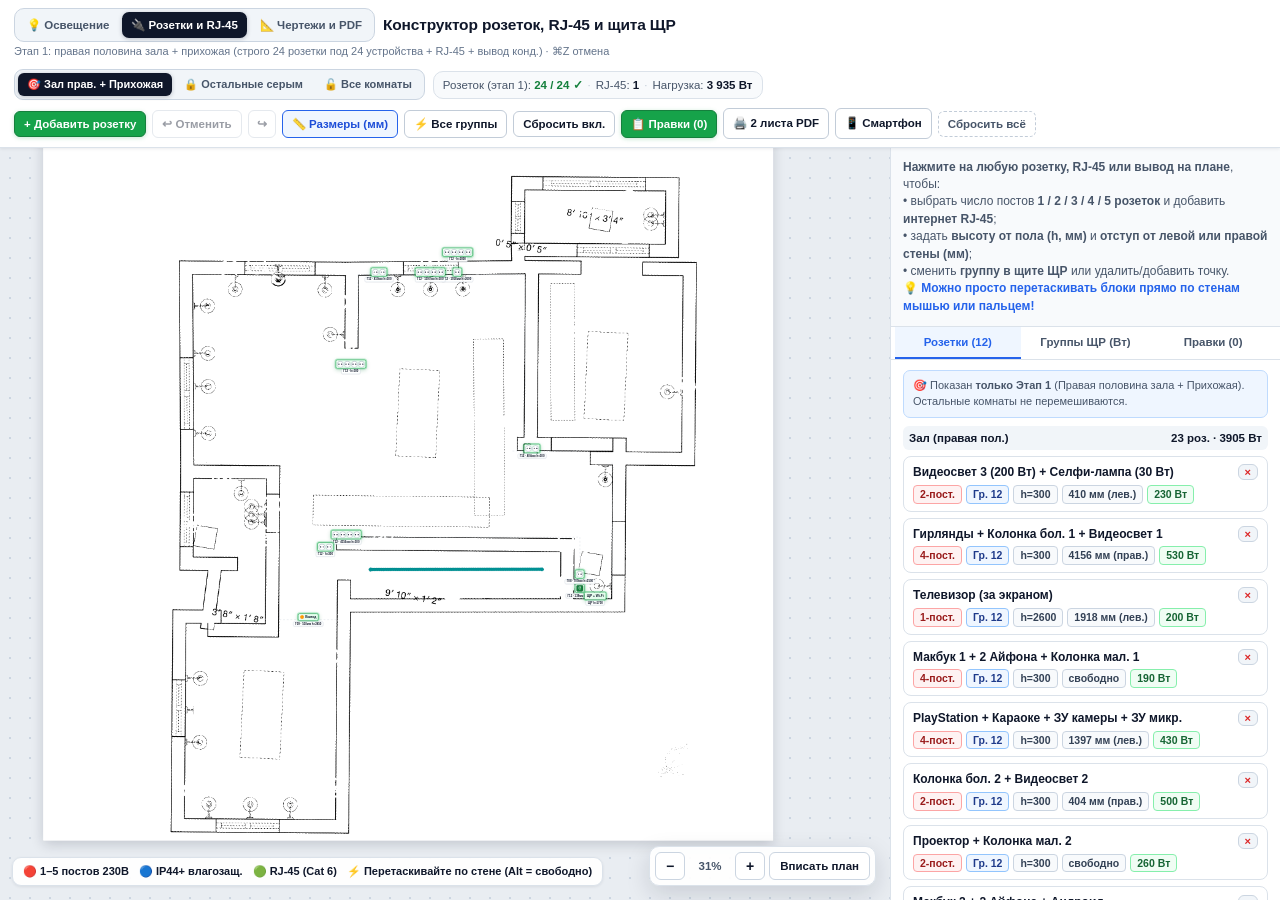
<file: sockets.html>
<!DOCTYPE html>
<html lang="ru">
<head>
  <meta charset="UTF-8">
  <meta name="viewport" content="width=device-width, initial-scale=1.0, maximum-scale=1.0, user-scalable=no">
  <title>Интерактивная схема розеток, интернет RJ-45 и щита ЩР (высоты и отступы в мм)</title>
  <link rel="icon" type="image/svg+xml" href="data:image/svg+xml,%3Csvg xmlns='http://www.w3.org/2000/svg' viewBox='0 0 32 32'%3E%3Ccircle cx='16' cy='16' r='14' fill='%23dc2626'/%3E%3Ccircle cx='12' cy='16' r='2.3' fill='%23fff'/%3E%3Ccircle cx='20' cy='16' r='2.3' fill='%23fff'/%3E%3C/svg%3E">
  <link rel="stylesheet" href="styles.css?v=17">
  <link rel="stylesheet" href="sockets-styles.css?v=17">
</head>
<body>
  <div class="app-shell">
    <header class="topbar">
      <div class="topbar-brand">
        <div class="brand-title-row">
          <nav class="nav-switchers" aria-label="Разделы проекта">
            <a class="nav-tab-link" href="index.html?v=17">💡 Освещение</a>
            <a class="nav-tab-link is-active" href="sockets.html?v=17">🔌 Розетки и RJ-45</a>
            <a class="nav-tab-link" href="electrician.html?v=17">📐 Чертежи и PDF</a>
          </nav>
          <h1>Конструктор розеток, RJ-45 и щита ЩР</h1>
        </div>
        <div class="brand-subrow">
          <span>Этап 1: правая половина зала + прихожая (строго 24 розетки под 24 устройства + RJ-45 + вывод конд.) · ⌘Z отмена</span>
        </div>
      </div>

      <div class="topbar-controls">
        <div class="zone-filter-bar" role="group" aria-label="Режим отображения зон">
          <button type="button" class="zone-btn is-active" data-zone-mode="stage1_hide" title="Показать ТОЛЬКО правую половину зала + прихожую (остальные комнаты скрыты)">
            🎯 Зал прав. + Прихожая
          </button>
          <button type="button" class="zone-btn" data-zone-mode="stage1_gray" title="Показать остальные комнаты бледно-серым цветом (заблокированы от случайного сдвига)">
            🔒 Остальные серым
          </button>
          <button type="button" class="zone-btn" data-zone-mode="all" title="Разблокировать все комнаты квартиры">
            🔓 Все комнаты
          </button>
        </div>

        <div class="stats-pill" id="live-stats" aria-live="polite">
          <span id="stat-sockets-wrap" class="is-exact">Розеток (этап 1): <strong id="stat-sockets">24 / 24 ✓</strong></span>
          <span class="sep">·</span>
          <span>RJ-45: <strong id="stat-rj45">1</strong></span>
          <span class="sep">·</span>
          <span>Нагрузка: <strong id="stat-watts">2 600 Вт</strong></span>
        </div>

        <div class="toolbar-actions">
          <button type="button" id="btn-add-socket" class="btn-primary" title="Добавить новую точку (1–5 розеток, RJ-45, вывод)">
            + Добавить розетку
          </button>
          <button type="button" id="btn-undo" class="btn-secondary" disabled title="Отменить последнее действие (⌘Z / Ctrl+Z)">
            ↩ Отменить
          </button>
          <button type="button" id="btn-redo" class="btn-secondary" disabled title="Вернуть отменённое действие (⇧⌘Z / Ctrl+Y)" style="padding-left:8px;padding-right:8px;">
            ↪
          </button>
          <button type="button" id="btn-toggle-dims" class="btn-secondary is-active" title="Показать / скрыть отступы в мм от стен и высоты h">
            📏 Размеры (мм)
          </button>
          <button type="button" id="btn-all-on" class="btn-secondary" title="Подсветить все группы щита ЩР на плане">
            ⚡ Все группы
          </button>
          <button type="button" id="btn-all-off" class="btn-secondary" title="Снять подсветку групп">
            Сбросить вкл.
          </button>
          <button type="button" id="btn-export-edits" class="btn-primary" title="Скопировать список ваших изменений и ведомость розеток">
            📋 Правки (<span id="edits-btn-count">0</span>)
          </button>
          <a href="assets/electrician_2sheets_print.pdf?v=17" download="11_Два_листа_для_печати_Выключатели_и_Розетки_Этап1.pdf" class="btn-secondary" style="text-decoration:none;display:inline-flex;align-items:center;" title="Скачать PDF из ровно 2 листов (Лист 1 Выключатели + Лист 2 Розетки Этап 1)">
            🖨️ 2 листа PDF
          </a>
          <a href="assets/sockets_smartphone.html?v=17" download="10_Интерактивная_схема_розеток_для_смартфона.html" class="btn-secondary" style="text-decoration:none;display:inline-flex;align-items:center;" title="Скачать автономный файл розеток для телефона">
            📱 Смартфон
          </a>
          <button type="button" id="btn-reset-edits" class="btn-ghost" title="Вернуть базовую расстановку розеток">
            Сбросить всё
          </button>
        </div>
      </div>
    </header>

    <main class="workspace">
      <section class="canvas-pane" aria-label="Интерактивный план розеток вид сверху">
        <div class="canvas-viewport" id="canvas-viewport">
          <div id="undo-toast" class="undo-toast is-hidden" aria-live="polite"></div>
          <div class="plan-stage" id="plan-stage">
            <img id="plan-image" src="assets/plan_top_view_clean.png" alt="План квартиры вид сверху" draggable="false">
            <svg id="plan-svg" viewBox="0 0 2380 2300" xmlns="http://www.w3.org/2000/svg">
              <g id="layer-wall-guides"></g>
              <g id="layer-dims"></g>
            </svg>
            <div id="layer-sockets" class="switches-layer"></div>
          </div>

          <div class="floating-legend" aria-label="Обозначения розеток">
            <span>🔴 1–5 постов 230В</span>
            <span>🔵 IP44+ влагозащ.</span>
            <span>🟢 RJ-45 (Cat 6)</span>
            <span>⚡ Перетаскивайте по стене (Alt = свободно)</span>
          </div>

          <div class="zoom-controls" aria-label="Масштабирование плана">
            <button type="button" id="btn-zoom-out" class="zoom-btn" title="Уменьшить">−</button>
            <span id="zoom-readout" class="zoom-readout">100%</span>
            <button type="button" id="btn-zoom-in" class="zoom-btn" title="Увеличить">+</button>
            <button type="button" id="btn-zoom-fit" class="zoom-btn zoom-fit-btn" title="Вписать план">Вписать план</button>
          </div>
        </div>
      </section>

      <aside class="sidebar" aria-label="Редактор выбранной розетки, групп ЩР и правок">
        <div class="inspector-card" id="selected-inspector"></div>

        <nav class="sidebar-tabs" role="tablist">
          <button type="button" class="tab-btn is-active" data-tab="blocks" role="tab" aria-selected="true">
            Розетки (<span id="tab-blocks-count">0</span>)
          </button>
          <button type="button" class="tab-btn" data-tab="groups" role="tab" aria-selected="false">
            Группы ЩР (Вт)
          </button>
          <button type="button" class="tab-btn" data-tab="edits" role="tab" aria-selected="false">
            Правки (<span id="edits-tab-count">0</span>)
          </button>
        </nav>

        <div class="tab-content" id="tab-content"></div>
      </aside>
    </main>
  </div>

  <div id="modal-backdrop" class="modal-backdrop is-hidden" role="dialog" aria-modal="true">
    <div id="modal-box" class="modal-box"></div>
  </div>

  <script src="sockets-data.js?v=17"></script>
  <script src="sockets-app.js?v=17"></script>
</body>
</html>
</file>
<file: styles.css>
:root {
  --bg-app: #f3f5f8;
  --bg-surface: #ffffff;
  --bg-muted: #f8fafc;
  --border: #dbe2ea;
  --border-strong: #c2ccd8;
  --text-main: #0f172a;
  --text-secondary: #475569;
  --text-muted: #64748b;

  --off-bg: #fef2f2;
  --off-border: #ef4444;
  --off-text: #dc2626;

  --on-bg: #dcfce7;
  --on-border: #16a34a;
  --on-text: #15803d;

  --accent: #2563eb;
  --accent-soft: #eff6ff;
  --amber-bg: #fffbeb;
  --amber-border: #f59e0b;
  --amber-text: #b45309;

  --shadow-sm: 0 1px 3px rgba(15, 23, 42, 0.08);
  --shadow-md: 0 8px 24px rgba(15, 23, 42, 0.14);
  --shadow-lg: 0 16px 40px rgba(15, 23, 42, 0.18);
  --radius-sm: 6px;
  --radius-md: 10px;
  --radius-lg: 14px;
}

*,
*::before,
*::after {
  box-sizing: border-box;
}

html,
body {
  margin: 0;
  padding: 0;
  height: 100%;
  overflow-x: hidden;
  font-family: -apple-system, BlinkMacSystemFont, "Segoe UI", Roboto, "Helvetica Neue", Arial, sans-serif;
  color: var(--text-main);
  background: var(--bg-app);
  font-size: 13px;
  line-height: 1.4;
}

.app-shell {
  display: flex;
  flex-direction: column;
  width: 100%;
  height: 100vh;
  overflow: hidden;
}

/* Top Bar */
.topbar {
  display: flex;
  align-items: center;
  justify-content: space-between;
  gap: 10px;
  padding: 8px 14px;
  background: var(--bg-surface);
  border-bottom: 1px solid var(--border);
  box-shadow: var(--shadow-sm);
  z-index: 30;
  flex-wrap: wrap;
}

.topbar-brand {
  display: flex;
  flex-direction: column;
  gap: 2px;
}

.brand-title-row {
  display: flex;
  align-items: center;
  gap: 8px;
  flex-wrap: wrap;
}

.brand-title-row h1 {
  margin: 0;
  font-size: 15.5px;
  font-weight: 700;
  letter-spacing: -0.01em;
}

.sim-badge {
  display: inline-flex;
  align-items: center;
  padding: 2px 8px;
  border-radius: 999px;
  background: #fff7ed;
  border: 1px solid #fdba74;
  color: #9a3412;
  font-size: 11px;
  font-weight: 600;
}

.brand-subrow {
  font-size: 11px;
  color: var(--text-muted);
}

.topbar-controls {
  display: flex;
  align-items: center;
  gap: 8px;
  flex-wrap: wrap;
}

.mode-control,
.variant-control {
  display: inline-flex;
  align-items: center;
  gap: 3px;
  padding: 3px;
  background: var(--bg-muted);
  border: 1px solid var(--border);
  border-radius: var(--radius-md);
}

.mode-btn,
.variant-btn {
  appearance: none;
  border: 1px solid transparent;
  background: transparent;
  color: var(--text-secondary);
  font-size: 11.5px;
  font-weight: 600;
  padding: 5px 8px;
  border-radius: 7px;
  cursor: pointer;
  transition: all 0.15s ease;
  white-space: nowrap;
}

.mode-btn:hover,
.variant-btn:hover {
  background: #e2e8f0;
  color: var(--text-main);
}

.mode-btn.is-active {
  background: #0f172a;
  color: #ffffff;
  box-shadow: 0 1px 4px rgba(15, 23, 42, 0.25);
}

.mode-btn[data-mode="link"].is-active {
  background: var(--accent);
  color: #ffffff;
}

.variant-label {
  font-size: 11px;
  font-weight: 700;
  color: var(--text-secondary);
  padding: 0 5px;
}

.variant-btn.is-active {
  background: var(--accent);
  color: #ffffff;
  box-shadow: 0 1px 4px rgba(37, 99, 235, 0.28);
}

.stats-pill {
  display: inline-flex;
  align-items: center;
  gap: 5px;
  padding: 5px 9px;
  background: var(--bg-muted);
  border: 1px solid var(--border);
  border-radius: var(--radius-md);
  font-size: 11.5px;
  color: var(--text-secondary);
  white-space: nowrap;
}

.stats-pill strong {
  color: var(--text-main);
}

.stats-pill .sep {
  color: var(--border-strong);
}

.toolbar-actions {
  display: flex;
  align-items: center;
  gap: 6px;
  flex-wrap: wrap;
}

.btn-primary,
.btn-secondary,
.btn-ghost,
.btn-danger-outline {
  appearance: none;
  border-radius: var(--radius-sm);
  font-size: 11.5px;
  font-weight: 600;
  padding: 6px 9px;
  cursor: pointer;
  transition: all 0.15s ease;
  white-space: nowrap;
}

.btn-primary {
  background: #16a34a;
  border: 1px solid #15803d;
  color: #ffffff;
  box-shadow: 0 1px 4px rgba(22, 163, 74, 0.25);
}

.btn-primary:hover {
  background: #15803d;
}

.btn-secondary {
  background: #ffffff;
  border: 1px solid var(--border-strong);
  color: var(--text-main);
}

.btn-secondary:hover {
  background: #f1f5f9;
  border-color: #94a3b8;
}

.btn-secondary.is-active {
  background: #eff6ff;
  border-color: #2563eb;
  color: #1d4ed8;
}

.toolbar-actions button:disabled {
  opacity: 0.42;
  cursor: not-allowed;
  pointer-events: none;
}

.chase-box {
  background: #fffbeb;
  border: 1.5px solid #f59e0b;
  border-radius: 8px;
  padding: 8px 10px;
  margin: 6px 0 8px;
  font-size: 11.5px;
  line-height: 1.4;
  color: #78350f;
}

.chase-box-head {
  display: flex;
  align-items: center;
  justify-content: space-between;
  gap: 8px;
  font-weight: 800;
  color: #92400e;
  margin-bottom: 3px;
}

.chase-h-pill {
  display: inline-block;
  padding: 1px 7px;
  border-radius: 999px;
  background: #fef3c7;
  border: 1px solid #f59e0b;
  color: #b45309;
  font-size: 11px;
  font-weight: 800;
  white-space: nowrap;
}

.chase-spec {
  font-weight: 600;
  color: #451a03;
}

.chase-cable {
  margin-top: 3px;
  font-size: 11px;
  color: #92400e;
}

.btn-ghost {
  background: transparent;
  border: 1px dashed var(--border-strong);
  color: var(--text-secondary);
}

.btn-ghost:hover {
  background: #f8fafc;
  color: var(--text-main);
}

.btn-danger-outline {
  background: #fff1f2;
  border: 1px solid #fda4af;
  color: #be123c;
}

.btn-danger-outline:hover {
  background: #ffe4e6;
}

/* Main Workspace */
.workspace {
  flex: 1;
  display: flex;
  min-height: 0;
  overflow: hidden;
}

/* Canvas Pane */
.canvas-pane {
  flex: 1;
  position: relative;
  min-width: 0;
  background: #e9edf2;
  display: flex;
}

.canvas-viewport {
  position: relative;
  width: 100%;
  height: 100%;
  overflow: hidden;
  cursor: grab;
  user-select: none;
  touch-action: none;
  background-image: radial-gradient(#cbd5e1 1px, transparent 1px);
  background-size: 20px 20px;
}

.canvas-viewport.is-panning {
  cursor: grabbing;
}

.canvas-viewport.is-link-mode {
  cursor: crosshair;
}

.link-mode-banner {
  position: absolute;
  top: 12px;
  left: 12px;
  z-index: 35;
  display: flex;
  align-items: center;
  justify-content: space-between;
  gap: 10px;
  padding: 7px 11px;
  border-radius: var(--radius-md);
  background: rgba(30, 58, 138, 0.94);
  color: #ffffff;
  font-size: 11.5px;
  line-height: 1.35;
  box-shadow: var(--shadow-md);
  max-width: 345px;
}

.link-mode-banner.is-hidden,
.master-off-banner.is-hidden {
  display: none;
}

.master-off-banner {
  position: absolute;
  top: 12px;
  left: 50%;
  transform: translateX(-50%);
  z-index: 41;
  display: flex;
  align-items: center;
  gap: 12px;
  padding: 8px 14px;
  background: rgba(127, 29, 29, 0.94);
  color: #fef2f2;
  border: 1px solid rgba(252, 165, 165, 0.45);
  border-radius: 12px;
  font-size: 12px;
  box-shadow: 0 12px 26px rgba(15, 23, 42, 0.36);
  max-width: 90%;
  backdrop-filter: blur(8px);
}

.banner-close-btn {
  appearance: none;
  border: 1px solid rgba(255, 255, 255, 0.4);
  background: rgba(255, 255, 255, 0.15);
  color: #ffffff;
  font-size: 11px;
  font-weight: 700;
  padding: 4px 10px;
  border-radius: 6px;
  cursor: pointer;
  white-space: nowrap;
  flex-shrink: 0;
}

.banner-close-btn:hover {
  background: rgba(255, 255, 255, 0.28);
}

.plan-stage {
  position: absolute;
  top: 0;
  left: 0;
  width: 2380px;
  height: 2300px;
  transform-origin: 0 0;
  background: #ffffff;
  box-shadow: var(--shadow-lg);
}

#plan-image {
  display: block;
  width: 2380px;
  height: 2300px;
  pointer-events: none;
  user-select: none;
}

#plan-svg {
  position: absolute;
  top: 0;
  left: 0;
  width: 2380px;
  height: 2300px;
  pointer-events: none;
  overflow: visible;
}

#layer-fixture-hits {
  pointer-events: auto;
}

#layer-drag-wire {
  pointer-events: none;
}

.fixture-hit {
  cursor: pointer;
}

.fixture-badge-circle {
  transition: stroke 0.14s ease, stroke-width 0.14s ease, fill 0.14s ease, filter 0.14s ease;
}

.fixture-badge-num {
  font-family: -apple-system, BlinkMacSystemFont, "Segoe UI", Roboto, sans-serif;
  font-weight: 800;
  pointer-events: none;
  user-select: none;
}

.fixture-hit:hover .fixture-badge-circle {
  stroke: #2563eb;
  stroke-width: 3.6px;
  filter: drop-shadow(0 2px 5px rgba(37, 99, 235, 0.35));
}

.fixture-hit.is-selected .fixture-badge-circle {
  stroke: #2563eb;
  stroke-width: 4.2px;
  filter: drop-shadow(0 0 6px rgba(37, 99, 235, 0.5));
}

.fixture-hit.is-drop-target .fixture-badge-circle {
  fill: #dcfce7;
  stroke: #16a34a;
  stroke-width: 4.5px;
}

.fixture-comment-badge {
  pointer-events: none;
}

.switches-layer {
  position: absolute;
  top: 0;
  left: 0;
  width: 2380px;
  height: 2300px;
  pointer-events: none;
}

/* Realistic Wall Switch Mechanism Marker */
.switch-marker {
  position: absolute;
  transform: translate(-50%, -50%);
  pointer-events: auto;
  display: inline-flex;
  align-items: center;
  gap: 0;
  padding: 0;
  background: transparent;
  border: none;
  box-shadow: none;
  cursor: pointer;
  z-index: 10;
  user-select: none;
  transition: filter 0.15s ease;
}

.switch-marker:hover {
  z-index: 25;
}

.switch-marker.is-selected {
  z-index: 26;
}

.switch-marker.is-dragging {
  z-index: 30;
  cursor: grabbing;
  opacity: 0.92;
}

.switch-marker.is-selected .sw-frame {
  outline: 3px solid rgba(37, 99, 235, 0.58);
  outline-offset: 2px;
}

.switch-marker.is-drop-target .sw-frame {
  outline: 4px solid rgba(22, 163, 74, 0.8);
  outline-offset: 3px;
  transform: scale(1.06);
}

.sw-onkey-head {
  position: absolute;
  top: 3.5px;
  left: 3.5px;
  right: 3.5px;
  height: 15px;
  display: flex;
  align-items: center;
  justify-content: space-between;
  gap: 1px;
  padding: 0 2.5px;
  border-radius: 3.5px;
  background: rgba(255, 255, 255, 0.9);
  border: 1px solid rgba(148, 163, 184, 0.55);
  box-shadow: 0 1px 2px rgba(15, 23, 42, 0.1);
  z-index: 3;
  pointer-events: none;
}

.switch-marker.is-on .sw-frame:not(.type-dimmer_rgb):not(.type-master_light) .sw-onkey-head {
  background: rgba(240, 253, 244, 0.94);
  border-color: #86efac;
}

.switch-marker.is-partial .sw-frame:not(.type-dimmer_rgb):not(.type-master_light) .sw-onkey-head {
  background: rgba(254, 252, 232, 0.94);
  border-color: #86efac;
}

.sw-frame.type-dimmer_rgb .sw-onkey-head,
.sw-frame.type-master_light .sw-onkey-head {
  background: rgba(15, 23, 42, 0.86);
  border-color: rgba(148, 163, 184, 0.42);
}

.sw-status-icon {
  pointer-events: auto;
  display: inline-flex;
  align-items: center;
  justify-content: center;
  width: 13px;
  height: 13px;
  border-radius: 50%;
  font-size: 9.5px;
  font-weight: 900;
  line-height: 1;
  flex-shrink: 0;
  background: var(--off-bg);
  color: var(--off-text);
  border: 1.2px solid #fca5a5;
}

.switch-marker.is-on .sw-status-icon,
.switch-marker.is-partial .sw-status-icon {
  background: var(--on-bg);
  color: var(--on-text);
  border-color: #86efac;
}

.switch-marker.is-master-cut .sw-status-icon {
  background: rgba(254, 226, 226, 0.95);
  color: #b91c1c;
  border-color: #f87171;
}

.sw-id {
  font-size: 10.5px;
  font-weight: 900;
  color: #0f172a;
  letter-spacing: -0.04em;
  line-height: 1;
}

.sw-frame.type-dimmer_rgb .sw-id,
.sw-frame.type-master_light .sw-id {
  color: #f8fafc;
}

/* Square Wall Frame & Mechanism Plates */
.sw-frame {
  position: relative;
  width: 44px;
  height: 42px;
  padding: 3px;
  border-radius: 8px;
  border: 2.2px solid #334155;
  background: linear-gradient(145deg, #ffffff, #e2e8f0);
  box-shadow: 0 4px 12px rgba(15, 23, 42, 0.25), inset 0 1px 0 rgba(255, 255, 255, 0.95);
  display: flex;
  align-items: stretch;
  justify-content: stretch;
  flex-shrink: 0;
  transition: transform 0.12s ease, box-shadow 0.15s ease, border-color 0.15s ease;
}

.sw-frame.type-rocker_3:not(.is-mini):not(.is-legend) {
  width: 58px;
}

/* Numbers printed directly on physical switch keys / buttons / rotary knobs */
.sw-key-num {
  font-size: 14.5px;
  font-weight: 900;
  color: #0f172a;
  line-height: 1;
  letter-spacing: -0.03em;
  margin: auto 0;
  pointer-events: none;
  user-select: none;
}

.sw-half-key .sw-key-num {
  font-size: 13px;
}

.sw-half-key .sw-key-num.is-2ch {
  font-size: 10.5px;
  letter-spacing: -0.06em;
}

.sw-third-key .sw-key-num {
  font-size: 10.5px;
  letter-spacing: -0.06em;
}

.sw-key-num.is-btn1-num {
  font-size: 9.5px;
  color: #1e3a8a;
  letter-spacing: -0.05em;
}

.sw-key-num.is-btn2-num {
  font-size: 10px;
  color: #1e3a8a;
  letter-spacing: -0.05em;
}

.is-key-on .sw-key-num.is-btn1-num,
.is-key-on .sw-key-num.is-btn2-num {
  color: #14532d;
}

.sw-key-num.is-master-num {
  font-size: 15px;
  color: #ffffff;
}

.sw-frame.is-mini .sw-key-num {
  font-size: 9px;
}

.sw-frame.is-mini .sw-key-num.is-master-num {
  font-size: 10px;
}

.sw-frame.is-legend .sw-key-num.is-master-num {
  font-size: 9px;
}

.sw-frame.is-mini .sw-half-key .sw-key-num,
.sw-frame.is-mini .sw-third-key .sw-key-num,
.sw-frame.is-mini .sw-key-num.is-btn1-num,
.sw-frame.is-mini .sw-key-num.is-btn2-num {
  font-size: 7.5px;
}

.switch-marker:hover .sw-frame {
  box-shadow: 0 6px 18px rgba(15, 23, 42, 0.34);
}

.switch-marker.is-on .sw-frame {
  border-color: #16a34a;
  box-shadow: 0 0 0 3px rgba(34, 197, 94, 0.24), 0 4px 14px rgba(21, 128, 61, 0.28);
}

.switch-marker.is-partial .sw-frame {
  border-color: #16a34a;
  box-shadow: 0 0 0 2px rgba(34, 197, 94, 0.18), 0 4px 12px rgba(15, 23, 42, 0.22);
}

.sw-frame.type-button_1,
.sw-frame.type-button_2 {
  border-color: #1d4ed8;
  background: linear-gradient(145deg, #eff6ff, #dbeafe);
}

.switch-marker.is-on .sw-frame.type-button_1,
.switch-marker.is-on .sw-frame.type-button_2 {
  border-color: #16a34a;
}

.sw-frame.type-dimmer {
  border-color: #b45309;
  background: linear-gradient(145deg, #fffbeb, #fef3c7);
}

.switch-marker.is-on .sw-frame.type-dimmer {
  border-color: #d97706;
  box-shadow: 0 0 0 3px rgba(245, 158, 11, 0.28), 0 4px 14px rgba(180, 83, 9, 0.3);
}

.sw-frame.type-dimmer_rgb {
  border-color: #475569;
  background: linear-gradient(145deg, #1e293b, #0f172a);
}

.switch-marker.is-on .sw-frame.type-dimmer_rgb {
  border-color: #a855f7;
  box-shadow: 0 0 0 3px rgba(168, 85, 247, 0.3), 0 4px 16px rgba(15, 23, 42, 0.45);
}

.sw-frame.type-master_light {
  border-color: #b45309;
  background: linear-gradient(145deg, #1e293b, #0f172a);
}

.switch-marker.is-on .sw-frame.type-master_light {
  border-color: #16a34a;
  box-shadow: 0 0 0 3px rgba(34, 197, 94, 0.28), 0 4px 14px rgba(21, 128, 61, 0.32);
}

.switch-marker.is-master-cut .sw-frame.type-master_light {
  border-color: #dc2626;
  background: linear-gradient(145deg, #450a0a, #1f0909);
  box-shadow: 0 0 0 3px rgba(220, 38, 38, 0.34), 0 4px 16px rgba(153, 27, 27, 0.45);
}

/* Mini & Legend Sizes */
.sw-frame.is-mini {
  width: 30px;
  height: 30px;
  padding: 3px;
  border-radius: 6px;
  border-width: 1.6px;
  box-shadow: 0 1px 4px rgba(15, 23, 42, 0.16);
}

.sw-frame.is-legend {
  width: 24px;
  height: 24px;
  padding: 2.5px;
  border-radius: 5px;
  border-width: 1.5px;
  box-shadow: 0 1px 3px rgba(15, 23, 42, 0.14);
}

/* Mechanism Interiors */
.sw-mech-rocker1 {
  width: 100%;
  height: 100%;
  border-radius: 4px;
  border: 1.5px solid #94a3b8;
  background: linear-gradient(180deg, #ffffff 0%, #f1f5f9 75%, #cbd5e1 100%);
  box-shadow: inset 0 1px 0 #ffffff, 0 1px 2px rgba(15, 23, 42, 0.16);
  display: flex;
  flex-direction: column;
  align-items: center;
  justify-content: flex-end;
  padding: 3px;
  position: relative;
}

.sw-mech-rocker1.is-key-on {
  border-color: #16a34a;
  background: linear-gradient(180deg, #fefce8 0%, #dcfce7 80%, #86efac 100%);
}

.sw-mech-rocker2 {
  width: 100%;
  height: 100%;
  display: grid;
  grid-template-columns: 1fr 1fr;
  gap: 3px;
  padding: 1.5px;
  border-radius: 4px;
  background: #475569;
}

.sw-frame.is-mini .sw-mech-rocker2,
.sw-frame.is-legend .sw-mech-rocker2 {
  gap: 2px;
  padding: 1px;
  border-radius: 3px;
}

.sw-half-key {
  border-radius: 2.5px;
  border: 1px solid #94a3b8;
  background: linear-gradient(180deg, #ffffff 0%, #f1f5f9 75%, #cbd5e1 100%);
  display: flex;
  flex-direction: column;
  align-items: center;
  justify-content: flex-end;
  padding: 2px 1.5px;
  position: relative;
}

.sw-half-key:hover {
  filter: brightness(0.97);
}

.sw-half-key.is-key-on {
  border-color: #16a34a;
  background: linear-gradient(180deg, #fef9c3 0%, #bbf7d0 85%, #4ade80 100%);
}

.sw-half-key.is-empty-slot {
  background: rgba(241, 245, 249, 0.55);
  border: 1px dashed #94a3b8;
  opacity: 0.72;
}

.sw-mech-rocker3 {
  width: 100%;
  height: 100%;
  display: grid;
  grid-template-columns: 1fr 1fr 1fr;
  gap: 2px;
  padding: 1.5px;
  border-radius: 4px;
  background: #475569;
}

.sw-frame.is-mini .sw-mech-rocker3,
.sw-frame.is-legend .sw-mech-rocker3 {
  gap: 1.5px;
  padding: 1px;
  border-radius: 3px;
}

.sw-third-key {
  border-radius: 2px;
  border: 1px solid #94a3b8;
  background: linear-gradient(180deg, #ffffff 0%, #f1f5f9 75%, #cbd5e1 100%);
  display: flex;
  flex-direction: column;
  align-items: center;
  justify-content: flex-end;
  padding: 2px 1px;
  position: relative;
}

.sw-frame.is-mini .sw-third-key,
.sw-frame.is-legend .sw-third-key {
  padding: 1px 0.5px;
  border-radius: 1.5px;
}

.sw-third-key:hover {
  filter: brightness(0.97);
}

.sw-third-key.is-key-on {
  border-color: #16a34a;
  background: linear-gradient(180deg, #fef9c3 0%, #bbf7d0 85%, #4ade80 100%);
}

.sw-third-key.is-empty-slot {
  background: rgba(241, 245, 249, 0.55);
  border: 1px dashed #94a3b8;
  opacity: 0.72;
}

.sw-led {
  width: 65%;
  height: 3.5px;
  border-radius: 99px;
  background: #94a3b8;
}

.is-key-on .sw-led {
  background: #16a34a;
  box-shadow: 0 0 5px #22c55e;
}

.sw-frame.is-mini .sw-led,
.sw-frame.is-legend .sw-led {
  height: 2px;
}

/* Push-buttons (button_1 & button_2) */
.sw-mech-button1 {
  width: 100%;
  height: 100%;
  border-radius: 4px;
  border: 1.5px solid #93c5fd;
  background: linear-gradient(145deg, #ffffff, #eff6ff);
  display: flex;
  align-items: center;
  justify-content: center;
}

.sw-mech-button1.is-key-on {
  border-color: #16a34a;
  background: linear-gradient(145deg, #fefce8, #dcfce7);
}

.sw-push-cap {
  width: 24px;
  height: 24px;
  border-radius: 50%;
  border: 2.2px solid #2563eb;
  background: radial-gradient(circle at 35% 35%, #ffffff 0%, #bfdbfe 78%, #60a5fa 100%);
  box-shadow: 0 2px 4px rgba(37, 99, 235, 0.25);
  display: flex;
  align-items: center;
  justify-content: center;
}

.sw-mech-button1.is-key-on .sw-push-cap {
  border-color: #16a34a;
  background: radial-gradient(circle at 35% 35%, #ffffff 0%, #bbf7d0 65%, #22c55e 100%);
  box-shadow: 0 0 8px rgba(34, 197, 94, 0.55);
}

.sw-push-dot {
  width: 7px;
  height: 7px;
  border-radius: 50%;
  background: #1d4ed8;
}

.is-key-on .sw-push-dot {
  background: #15803d;
}

.sw-frame.is-mini .sw-push-cap {
  width: 14px;
  height: 14px;
  border-width: 1.5px;
}

.sw-frame.is-legend .sw-push-cap {
  width: 11px;
  height: 11px;
  border-width: 1.4px;
}

.sw-frame.is-mini .sw-push-dot,
.sw-frame.is-legend .sw-push-dot {
  width: 4px;
  height: 4px;
}

.sw-mech-button2 {
  width: 100%;
  height: 100%;
  display: grid;
  grid-template-columns: 1fr 1fr;
  gap: 3px;
  padding: 1.5px;
  border-radius: 4px;
  background: #1e40af;
}

.sw-frame.is-mini .sw-mech-button2,
.sw-frame.is-legend .sw-mech-button2 {
  gap: 2px;
  padding: 1px;
}

.sw-btn-half {
  border-radius: 2.5px;
  border: 1px solid #93c5fd;
  background: linear-gradient(180deg, #ffffff, #dbeafe);
  display: flex;
  align-items: center;
  justify-content: center;
}

.sw-btn-half.is-key-on {
  border-color: #16a34a;
  background: linear-gradient(180deg, #fefce8, #bbf7d0);
}

.sw-btn-half.is-empty-slot {
  background: rgba(239, 246, 255, 0.55);
  border: 1px dashed #60a5fa;
  opacity: 0.72;
}

.sw-half-key.is-swap-target,
.sw-third-key.is-swap-target,
.sw-btn-half.is-swap-target {
  outline: 2.5px solid #7c3aed;
  background: #ede9fe !important;
}

.sw-push-cap-sm {
  width: 12px;
  height: 12px;
  border-radius: 50%;
  border: 1.6px solid #2563eb;
  background: radial-gradient(circle at 35% 35%, #ffffff, #93c5fd);
}

.sw-btn-half.is-key-on .sw-push-cap-sm {
  border-color: #15803d;
  background: radial-gradient(circle at 35% 35%, #ffffff, #22c55e);
  box-shadow: 0 0 6px rgba(34, 197, 94, 0.5);
}

.sw-frame.is-mini .sw-push-cap-sm {
  width: 10px;
  height: 14px;
  border-radius: 3px;
  display: flex;
  align-items: center;
  justify-content: center;
  border-width: 1.2px;
}

.sw-frame.is-legend .sw-push-cap-sm {
  width: 5.5px;
  height: 5.5px;
  border-width: 1px;
}

/* Dimmer & RGB SVG Faces */
.sw-face-svg {
  width: 100%;
  height: 100%;
  display: block;
}

.sw-rgb-face {
  width: 100%;
  height: 100%;
  display: flex;
  flex-direction: column;
  align-items: center;
  justify-content: space-between;
  padding: 2px 1px;
}

.sw-rgb-ring {
  width: 28px;
  height: 28px;
  border-radius: 50%;
  background: conic-gradient(#ef4444, #f59e0b, #22c55e, #06b6d4, #6366f1, #ec4899, #ef4444);
  display: flex;
  align-items: center;
  justify-content: center;
  box-shadow: 0 0 6px rgba(255, 255, 255, 0.25);
}

.sw-rgb-core {
  width: 12px;
  height: 12px;
  border-radius: 50%;
  border: 1.5px solid #0f172a;
}

.sw-rgb-bar {
  width: 82%;
  height: 3.5px;
  border-radius: 99px;
  background: linear-gradient(90deg, #475569, #ffffff);
}

.sw-frame.is-mini .sw-rgb-face,
.sw-frame.is-legend .sw-rgb-face {
  padding: 1px;
  justify-content: center;
}

.sw-frame.is-mini .sw-rgb-ring {
  width: 19px;
  height: 19px;
}

.sw-frame.is-mini .sw-rgb-core {
  width: 8px;
  height: 8px;
}

.sw-frame.is-legend .sw-rgb-ring {
  width: 15px;
  height: 15px;
}

.sw-frame.is-legend .sw-rgb-core {
  width: 6px;
  height: 6px;
}

.sw-frame.is-mini .sw-rgb-bar,
.sw-frame.is-legend .sw-rgb-bar {
  display: none;
}

/* Master Light Switch Faceplate */
.sw-mech-master {
  width: 100%;
  height: 100%;
  border-radius: 4px;
  border: 1.5px solid #475569;
  background: linear-gradient(180deg, #334155 0%, #1e293b 80%, #0f172a 100%);
  display: flex;
  flex-direction: column;
  align-items: center;
  justify-content: flex-end;
  gap: 2px;
  padding: 2.5px 2px;
  position: relative;
}

.sw-mech-master.is-key-on {
  border-color: #16a34a;
  background: linear-gradient(180deg, #1e293b 0%, #0f172a 100%);
}

.sw-mech-master.is-master-cut {
  border-color: #ef4444;
  background: linear-gradient(180deg, #7f1d1d 0%, #450a0a 100%);
}

.sw-master-symbol {
  font-size: 13px;
  line-height: 1;
  filter: drop-shadow(0 1px 2px rgba(0, 0, 0, 0.55));
}

.sw-mech-master.is-master-cut .sw-led {
  background: #ef4444;
  box-shadow: 0 0 5px #f87171;
}

.sw-frame.is-mini .sw-mech-master,
.sw-frame.is-legend .sw-mech-master {
  justify-content: center;
  padding: 1px;
  gap: 1px;
}

.sw-frame.is-mini .sw-master-symbol {
  font-size: 10px;
}

.sw-frame.is-legend .sw-master-symbol {
  font-size: 8.5px;
}

.sw-frame:not(.is-mini):not(.is-legend) .sw-mech-button1 {
  align-items: center;
  padding-bottom: 0;
}

.sw-frame:not(.is-mini):not(.is-legend) .sw-push-cap {
  width: 28px;
  height: 26px;
  border-radius: 13px;
  border-width: 2px;
}

.sw-frame:not(.is-mini):not(.is-legend) .sw-push-cap.is-pill-cap {
  width: 34px;
  height: 24px;
  border-radius: 8px;
}

.sw-frame:not(.is-mini):not(.is-legend) .sw-push-dot {
  width: 6px;
  height: 6px;
}

.sw-frame:not(.is-mini):not(.is-legend) .sw-btn-half {
  align-items: center;
  padding-bottom: 0;
}

.sw-frame:not(.is-mini):not(.is-legend) .sw-push-cap-sm {
  width: 16px;
  height: 24px;
  border-radius: 5px;
  display: flex;
  align-items: center;
  justify-content: center;
}

.sw-frame:not(.is-mini):not(.is-legend) .sw-rgb-face {
  justify-content: flex-end;
  gap: 2.5px;
  padding: 2px 1px;
}

.sw-frame:not(.is-mini):not(.is-legend) .sw-rgb-ring {
  width: 19px;
  height: 19px;
}

.sw-frame:not(.is-mini):not(.is-legend) .sw-rgb-core {
  width: 8.5px;
  height: 8.5px;
}

.sw-frame:not(.is-mini):not(.is-legend) .sw-rgb-bar {
  height: 3px;
}

/* Status / Door / Comment / Link Handles on Frame */
.sw-door-dot {
  position: absolute;
  top: -3px;
  left: -3px;
  width: 8px;
  height: 8px;
  border-radius: 50%;
  background: #f59e0b;
  border: 1.5px solid #ffffff;
  box-shadow: 0 0 0 1px #b45309;
  pointer-events: none;
}

.sw-comment-badge {
  position: absolute;
  bottom: -6px;
  left: -6px;
  font-size: 11px;
  line-height: 1;
  background: #ffffff;
  border-radius: 99px;
  padding: 1px 2px;
  box-shadow: 0 1px 4px rgba(15, 23, 42, 0.28);
  pointer-events: none;
}

.sw-link-handle {
  position: absolute;
  bottom: -7px;
  right: -7px;
  display: inline-flex;
  align-items: center;
  justify-content: center;
  width: 19px;
  height: 19px;
  border-radius: 50%;
  background: #eff6ff;
  border: 1.5px solid #2563eb;
  color: #1d4ed8;
  font-size: 10px;
  cursor: crosshair;
  box-shadow: 0 2px 6px rgba(37, 99, 235, 0.3);
  opacity: 0;
  pointer-events: none;
  transition: opacity 0.14s ease, transform 0.14s ease;
}

.switch-marker:hover .sw-link-handle,
.switch-marker.is-selected .sw-link-handle,
.canvas-viewport.is-link-mode .sw-link-handle {
  opacity: 1;
  pointer-events: auto;
}

.sw-link-handle:hover {
  background: #2563eb;
  color: #ffffff;
  transform: scale(1.1);
}

/* Hardware Pill Badge for Text Cards */
.hw-pill {
  display: inline-flex;
  align-items: center;
  gap: 3px;
  font-size: 10.5px;
  font-weight: 700;
  padding: 1px 6px;
  border-radius: 6px;
  border: 1px solid #cbd5e1;
  background: #f1f5f9;
  color: #334155;
  white-space: nowrap;
}

.hw-rocker_1 { background: #f1f5f9; color: #334155; border-color: #cbd5e1; }
.hw-rocker_2 { background: #e0e7ff; color: #3730a3; border-color: #a5b4fc; }
.hw-rocker_3 { background: #ede9fe; color: #5b21b6; border-color: #c4b5fd; }
.hw-button_1, .hw-button_2 { background: #e0f2fe; color: #0369a1; border-color: #7dd3fc; }
.hw-dimmer { background: #fef3c7; color: #92400e; border-color: #fcd34d; }
.hw-dimmer_rgb { background: linear-gradient(135deg, #fce7f3, #dbeafe); color: #6d28d9; border-color: #c4b5fd; }
.hw-master_light { background: #fee2e2; color: #991b1b; border-color: #fca5a5; }

/* Popover Card */
.switch-popover {
  position: absolute;
  z-index: 40;
  width: 360px;
  max-width: calc(100% - 24px);
  max-height: calc(100% - 76px);
  overflow-y: auto;
  touch-action: pan-y;
  -webkit-overflow-scrolling: touch;
  background: rgba(255, 255, 255, 0.98);
  border: 1px solid var(--border-strong);
  border-radius: var(--radius-lg);
  box-shadow: var(--shadow-lg);
  padding: 12px 14px;
  backdrop-filter: blur(8px);
}

.switch-popover.is-hidden {
  display: none;
}

.pop-header {
  display: flex;
  align-items: flex-start;
  justify-content: space-between;
  gap: 8px;
  margin-bottom: 8px;
}

.pop-title-wrap {
  display: flex;
  flex-direction: column;
  gap: 2px;
}

.pop-id-line {
  display: flex;
  align-items: center;
  gap: 5px;
  flex-wrap: wrap;
}

.pop-id-badge {
  font-size: 12.5px;
  font-weight: 800;
  color: #ffffff;
  background: #1e293b;
  padding: 2px 7px;
  border-radius: 6px;
}

.pop-room-badge {
  font-size: 11px;
  font-weight: 600;
  color: var(--accent);
  background: var(--accent-soft);
  padding: 2px 7px;
  border-radius: 999px;
}

.pop-title {
  font-size: 12.5px;
  font-weight: 600;
  color: var(--text-main);
  margin-top: 2px;
}

.pop-close {
  appearance: none;
  border: none;
  background: #f1f5f9;
  color: var(--text-secondary);
  width: 24px;
  height: 24px;
  border-radius: 6px;
  font-size: 14px;
  font-weight: 700;
  cursor: pointer;
  flex-shrink: 0;
}

.pop-close:hover {
  background: #e2e8f0;
  color: var(--text-main);
}

.pop-note {
  font-size: 11px;
  color: var(--text-secondary);
  background: var(--bg-muted);
  border: 1px solid var(--border);
  border-radius: var(--radius-sm);
  padding: 5px 8px;
  margin-bottom: 8px;
}

.pop-note.is-door {
  background: var(--amber-bg);
  border-color: #fcd34d;
  color: var(--amber-text);
}

.field-row {
  display: flex;
  flex-direction: column;
  gap: 4px;
  margin-bottom: 8px;
}

.field-row-inline {
  display: flex;
  align-items: center;
  gap: 6px;
  margin-bottom: 8px;
}

.field-label {
  font-size: 11px;
  font-weight: 700;
  color: var(--text-secondary);
}

.field-select,
.field-input,
.comment-textarea {
  width: 100%;
  border: 1px solid var(--border-strong);
  border-radius: var(--radius-sm);
  background: #ffffff;
  color: var(--text-main);
  font-family: inherit;
  font-size: 12px;
  padding: 5px 8px;
}

.comment-textarea {
  min-height: 54px;
  resize: vertical;
  line-height: 1.35;
}

.field-select:focus,
.field-input:focus,
.comment-textarea:focus {
  outline: 2px solid rgba(37, 99, 235, 0.25);
  border-color: var(--accent);
}

.pop-keys {
  display: flex;
  flex-direction: column;
  gap: 6px;
}

.key-row-wrap {
  display: flex;
  align-items: stretch;
  gap: 4px;
}

.key-row {
  flex: 1;
  display: flex;
  align-items: center;
  justify-content: space-between;
  gap: 8px;
  padding: 6px 8px;
  border-radius: var(--radius-md);
  border: 1.5px solid var(--border);
  background: #ffffff;
  cursor: pointer;
  text-align: left;
  transition: all 0.12s ease;
}

.key-row:hover {
  border-color: #94a3b8;
  background: #f8fafc;
}

.key-row.is-on {
  border-color: #86efac;
  background: #f0fdf4;
}

.key-row-main {
  display: flex;
  align-items: center;
  gap: 8px;
  min-width: 0;
}

.key-state-pill {
  display: inline-flex;
  align-items: center;
  justify-content: center;
  width: 22px;
  height: 22px;
  border-radius: 50%;
  font-size: 13px;
  font-weight: 900;
  flex-shrink: 0;
  background: var(--off-bg);
  color: var(--off-text);
  border: 1px solid #fca5a5;
}

.key-row.is-on .key-state-pill {
  background: var(--on-bg);
  color: var(--on-text);
  border-color: #86efac;
}

.key-info {
  display: flex;
  flex-direction: column;
  gap: 1px;
  min-width: 0;
}

.key-label {
  font-size: 11.5px;
  font-weight: 600;
  color: var(--text-main);
}

.key-meta {
  font-size: 10.5px;
  color: var(--text-muted);
}

.key-unbind-btn {
  appearance: none;
  border: 1px solid var(--border);
  background: #f8fafc;
  color: var(--text-muted);
  border-radius: 8px;
  padding: 0 7px;
  font-size: 12px;
  font-weight: 700;
  cursor: pointer;
}

.key-unbind-btn:hover {
  background: #fee2e2;
  color: #dc2626;
  border-color: #fca5a5;
}

.drag-grip {
  cursor: grab;
  color: #94a3b8;
  font-size: 13px;
  padding: 0 2px;
  user-select: none;
}

.key-slot-tag,
.chip-slot-tag {
  display: inline-flex;
  align-items: center;
  justify-content: center;
  padding: 1px 5px;
  border-radius: 5px;
  background: #f1f5f9;
  border: 1px solid #cbd5e1;
  color: #475569;
  font-size: 10px;
  font-weight: 800;
  line-height: 1.2;
  flex-shrink: 0;
}

.is-dragging-key {
  opacity: 0.55;
}

.key-row-wrap.is-swap-target .key-row,
.chip-row.is-swap-target {
  position: relative;
  border-color: #7c3aed;
  background: #f5f3ff;
  box-shadow: 0 0 0 2px rgba(124, 58, 237, 0.24);
}

.key-row-wrap.is-swap-target .key-row::after,
.chip-row.is-swap-target::after {
  content: "⇄ Поменять";
  position: absolute;
  right: 6px;
  top: 50%;
  transform: translateY(-50%);
  background: #7c3aed;
  color: #ffffff;
  font-size: 10px;
  font-weight: 700;
  padding: 2px 6px;
  border-radius: 999px;
  pointer-events: none;
  z-index: 2;
}

.key-row-empty.is-drop-target,
.chip-empty-slot.is-drop-target {
  border-color: #16a34a;
  background: #f0fdf4;
  color: #166534;
}

.chip-empty-slot {
  padding: 4px 7px;
  border-radius: 6px;
  border: 1.5px dashed #cbd5e1;
  background: #f8fafc;
}

.pop-actions {
  display: flex;
  gap: 6px;
  margin-top: 8px;
  flex-wrap: wrap;
}

.pop-actions button {
  flex: 1 1 auto;
  appearance: none;
  border: 1px solid var(--border-strong);
  background: #f8fafc;
  color: var(--text-main);
  font-size: 11px;
  font-weight: 600;
  padding: 6px 8px;
  border-radius: var(--radius-sm);
  cursor: pointer;
  white-space: nowrap;
}

.pop-actions button:hover {
  background: #e2e8f0;
}

/* Master Switch Control Box */
.master-control-box {
  background: #f8fafc;
  border: 1.5px solid var(--border-strong);
  border-radius: 10px;
  padding: 10px 12px;
  margin-top: 8px;
  display: flex;
  flex-direction: column;
  gap: 8px;
}

.master-control-box.is-master-cut {
  background: #fef2f2;
  border-color: #fca5a5;
}

.master-status-badge {
  font-size: 12px;
  font-weight: 700;
  color: #166534;
}

.master-control-box.is-master-cut .master-status-badge {
  color: #991b1b;
}

.master-btn-row {
  display: flex;
  flex-wrap: wrap;
  gap: 6px;
}

.master-toggle-btn {
  appearance: none;
  border: 1px solid #16a34a;
  background: #16a34a;
  color: #ffffff;
  font-size: 12px;
  font-weight: 700;
  padding: 7px 11px;
  border-radius: 8px;
  cursor: pointer;
  flex: 1 1 auto;
}

.master-toggle-btn.is-cut {
  border-color: #dc2626;
  background: #dc2626;
}

.master-toggle-btn:hover {
  filter: brightness(0.95);
}

.master-reset-rooms-btn {
  appearance: none;
  border: 1px solid var(--border-strong);
  background: #ffffff;
  color: var(--text-main);
  font-size: 11px;
  font-weight: 600;
  padding: 7px 10px;
  border-radius: 8px;
  cursor: pointer;
}

.master-reset-rooms-btn:hover {
  background: #e2e8f0;
}

.master-placement-tip {
  font-size: 11px;
  line-height: 1.45;
  color: var(--text-secondary);
  background: #ffffff;
  border: 1px dashed #cbd5e1;
  border-radius: 7px;
  padding: 7px 9px;
}

/* Dimmer & RGB Controls */
.rgb-panel {
  display: flex;
  flex-direction: column;
  gap: 8px;
  margin-top: 8px;
  padding-top: 8px;
  border-top: 1px solid var(--border);
}

.rgb-section-title {
  font-size: 11px;
  font-weight: 700;
  color: var(--text-secondary);
  margin-bottom: 3px;
}

.rgb-swatches {
  display: flex;
  align-items: center;
  gap: 6px;
  flex-wrap: wrap;
}

.rgb-swatch {
  width: 22px;
  height: 22px;
  border-radius: 50%;
  border: 2px solid #ffffff;
  box-shadow: 0 0 0 1px #94a3b8;
  cursor: pointer;
  padding: 0;
}

.rgb-swatch.is-selected {
  box-shadow: 0 0 0 2.5px #0f172a;
  transform: scale(1.08);
}

.rgb-color-input {
  width: 28px;
  height: 22px;
  border: 1px solid var(--border-strong);
  border-radius: 6px;
  padding: 1px;
  cursor: pointer;
  background: #ffffff;
}

.rgb-slider-row {
  display: flex;
  align-items: center;
  gap: 8px;
}

.rgb-slider-row input[type="range"] {
  flex: 1;
  cursor: pointer;
}

.rgb-scenes {
  display: grid;
  grid-template-columns: repeat(2, minmax(0, 1fr));
  gap: 5px;
}

.rgb-scene-btn {
  appearance: none;
  border: 1px solid var(--border-strong);
  background: #ffffff;
  color: var(--text-main);
  font-size: 11px;
  font-weight: 600;
  padding: 5px 7px;
  border-radius: 6px;
  cursor: pointer;
  display: flex;
  align-items: center;
  gap: 5px;
}

.rgb-scene-btn:hover {
  background: #f1f5f9;
}

.rgb-scene-btn.is-active {
  border-color: var(--accent);
  background: var(--accent-soft);
  color: var(--accent);
}

.scene-dot {
  width: 9px;
  height: 9px;
  border-radius: 50%;
  flex-shrink: 0;
}

/* Floating Legend & Zoom */
.floating-legend {
  position: absolute;
  left: 12px;
  bottom: 12px;
  z-index: 20;
  display: flex;
  align-items: center;
  gap: 8px;
  flex-wrap: wrap;
  max-width: calc(100% - 210px);
  padding: 6px 10px;
  background: rgba(255, 255, 255, 0.95);
  border: 1px solid var(--border-strong);
  border-radius: var(--radius-md);
  box-shadow: var(--shadow-md);
  font-size: 11px;
  pointer-events: auto;
}

.legend-item {
  display: inline-flex;
  align-items: center;
  gap: 4px;
  font-weight: 600;
  color: var(--text-main);
}

.legend-muted {
  font-weight: 500;
  color: var(--text-muted);
}

.lg-badge {
  display: inline-flex;
  align-items: center;
  justify-content: center;
  width: 17px;
  height: 17px;
  border-radius: 50%;
  font-size: 11px;
  font-weight: 900;
}

.lg-off {
  background: var(--off-bg);
  color: var(--off-text);
  border: 1.5px solid var(--off-border);
}

.lg-on {
  background: var(--on-bg);
  color: var(--on-text);
  border: 1.5px solid var(--on-border);
}

.zoom-controls {
  position: absolute;
  right: 12px;
  bottom: 12px;
  z-index: 20;
  display: inline-flex;
  align-items: center;
  gap: 4px;
  padding: 5px;
  background: rgba(255, 255, 255, 0.95);
  border: 1px solid var(--border-strong);
  border-radius: var(--radius-md);
  box-shadow: var(--shadow-md);
}

.zoom-btn {
  appearance: none;
  border: 1px solid var(--border);
  background: #ffffff;
  color: var(--text-main);
  font-size: 14px;
  font-weight: 700;
  min-width: 28px;
  height: 28px;
  border-radius: 6px;
  cursor: pointer;
}

.zoom-btn:hover {
  background: #f1f5f9;
}

.zoom-fit-btn {
  font-size: 11px;
  font-weight: 600;
  padding: 0 8px;
}

.zoom-readout {
  min-width: 42px;
  text-align: center;
  font-size: 11px;
  font-weight: 700;
  color: var(--text-secondary);
}

/* Right Sidebar */
.sidebar {
  width: 428px;
  max-width: 42vw;
  background: var(--bg-surface);
  border-left: 1px solid var(--border);
  display: flex;
  flex-direction: column;
  min-height: 0;
  z-index: 25;
}

.inspector-card {
  flex-shrink: 0;
  padding: 10px 14px 12px;
  border-bottom: 1px solid var(--border);
  background: var(--bg-muted);
  max-height: 58vh;
  overflow-y: auto;
}

.inspector-card .pop-note {
  padding: 4px 7px;
  margin-bottom: 6px;
  font-size: 10.5px;
  line-height: 1.3;
}

.inspector-card .comment-textarea {
  min-height: 40px;
}

.key-row-empty {
  display: flex;
  align-items: center;
  justify-content: space-between;
  gap: 8px;
  padding: 6px 8px;
  border-radius: var(--radius-md);
  border: 1.5px dashed #94a3b8;
  background: rgba(248, 250, 252, 0.9);
  font-size: 11px;
  color: var(--text-secondary);
}

.key-row-empty button {
  appearance: none;
  border: 1px solid #93c5fd;
  background: #eff6ff;
  color: #1d4ed8;
  font-size: 10.5px;
  font-weight: 700;
  padding: 3px 7px;
  border-radius: 6px;
  cursor: pointer;
  white-space: nowrap;
}

.key-row-empty button:hover {
  background: #dbeafe;
}

.inspector-empty {
  color: var(--text-secondary);
  font-size: 12px;
}

.sidebar-tabs {
  display: flex;
  border-bottom: 1px solid var(--border);
  background: #ffffff;
  padding: 0 4px;
  gap: 2px;
}

.tab-btn {
  flex: 1;
  appearance: none;
  border: none;
  border-bottom: 2.5px solid transparent;
  background: transparent;
  color: var(--text-secondary);
  font-size: 11px;
  font-weight: 600;
  padding: 9px 3px;
  cursor: pointer;
  white-space: nowrap;
  text-align: center;
}

.tab-btn:hover {
  color: var(--text-main);
}

.tab-btn.is-active {
  color: var(--accent);
  border-bottom-color: var(--accent);
}

.tab-content {
  flex: 1;
  overflow-y: auto;
  padding: 11px 13px 20px;
}

/* Sidebar Cards & Lists */
.room-section {
  margin-bottom: 14px;
}

.room-heading {
  font-size: 11px;
  font-weight: 700;
  text-transform: uppercase;
  letter-spacing: 0.04em;
  color: var(--text-muted);
  margin: 0 0 6px;
  display: flex;
  align-items: center;
  justify-content: space-between;
}

.switch-card {
  border: 1px solid var(--border);
  border-radius: var(--radius-md);
  background: #ffffff;
  padding: 8px 10px;
  margin-bottom: 7px;
  transition: border-color 0.15s ease, box-shadow 0.15s ease, background-color 0.15s ease;
}

.switch-card.is-selected {
  border-color: var(--accent);
  box-shadow: 0 0 0 2px rgba(37, 99, 235, 0.14);
}

.switch-card.is-drop-target {
  border-color: #16a34a;
  background: #f0fdf4;
  box-shadow: 0 0 0 2px rgba(22, 163, 74, 0.25);
}

.switch-card-head {
  display: flex;
  align-items: center;
  justify-content: space-between;
  gap: 8px;
  cursor: pointer;
}

.switch-card-left {
  display: flex;
  align-items: center;
  gap: 6px;
  min-width: 0;
  flex-wrap: wrap;
}

.mini-status {
  display: inline-flex;
  align-items: center;
  justify-content: center;
  width: 20px;
  height: 20px;
  border-radius: 50%;
  font-size: 12px;
  font-weight: 900;
  flex-shrink: 0;
}

.mini-status.is-off {
  background: var(--off-bg);
  color: var(--off-text);
  border: 1px solid #fca5a5;
}

.mini-status.is-on {
  background: var(--on-bg);
  color: var(--on-text);
  border: 1px solid #86efac;
}

.switch-card-title {
  font-size: 12px;
  font-weight: 600;
  color: var(--text-main);
}

.switch-card-sub {
  font-size: 11px;
  color: var(--text-muted);
  margin-top: 3px;
}

.switch-comment-preview {
  font-size: 11px;
  color: #1e40af;
  background: #eff6ff;
  border-radius: 6px;
  padding: 4px 7px;
  margin-top: 5px;
}

.switch-card-keys {
  display: flex;
  flex-direction: column;
  gap: 4px;
  margin-top: 7px;
  padding-top: 7px;
  border-top: 1px dashed var(--border);
}

.chip-row {
  display: flex;
  align-items: center;
  justify-content: space-between;
  gap: 6px;
  padding: 4px 7px;
  border-radius: 6px;
  border: 1px solid var(--border);
  background: var(--bg-muted);
  cursor: pointer;
  font-size: 11.5px;
  text-align: left;
  width: 100%;
}

.chip-row:hover {
  background: #eef2f7;
}

.chip-row.is-on {
  background: #f0fdf4;
  border-color: #86efac;
}

.chip-left {
  display: flex;
  align-items: center;
  gap: 5px;
  min-width: 0;
}

.chip-badge {
  font-weight: 800;
  font-size: 11px;
}

.chip-badge.is-off {
  color: var(--off-text);
}

.chip-badge.is-on {
  color: var(--on-text);
}

.switch-card-head .chip-fixtures {
  max-width: 120px;
  text-align: right;
  line-height: 1.25;
}

.chip-fixtures {
  font-size: 10.5px;
  font-weight: 700;
  color: var(--text-secondary);
  flex-shrink: 0;
}

/* Tables & Edits list */
.fixture-table {
  width: 100%;
  border-collapse: collapse;
  font-size: 11.5px;
}

.fixture-table th,
.fixture-table td {
  padding: 5px 5px;
  border-bottom: 1px solid var(--border);
  text-align: left;
  vertical-align: top;
}

.fixture-table tr.is-clickable {
  cursor: pointer;
}

.fixture-table tr.is-clickable:hover {
  background: #f8fafc;
}

.fixture-table tr.is-selected-row {
  background: #eff6ff;
}

.fixture-table th {
  font-size: 11px;
  color: var(--text-muted);
  background: var(--bg-muted);
  position: sticky;
  top: 0;
}

.fixture-num-pill {
  display: inline-flex;
  align-items: center;
  justify-content: center;
  min-width: 22px;
  height: 22px;
  padding: 0 5px;
  border-radius: 999px;
  font-weight: 800;
  font-size: 11px;
  background: #e2e8f0;
  color: #1e293b;
}

.fixture-num-pill.is-on {
  background: #fef08a;
  color: #854d0e;
  box-shadow: 0 0 0 1.5px #eab308;
}

.edit-log-item {
  border: 1px solid var(--border);
  border-left: 3.5px solid var(--accent);
  border-radius: var(--radius-sm);
  background: #ffffff;
  padding: 7px 9px;
  margin-bottom: 6px;
  font-size: 11.5px;
}

.edit-log-item.is-comment {
  border-left-color: #16a34a;
}

/* Open Questions */
.question-card {
  border: 1px solid var(--border);
  border-left: 4px solid #f59e0b;
  border-radius: var(--radius-md);
  background: #ffffff;
  padding: 10px 11px;
  margin-bottom: 9px;
}

.question-title {
  font-size: 12.5px;
  font-weight: 700;
  color: var(--text-main);
  margin-bottom: 4px;
}

.question-detail {
  font-size: 11.5px;
  color: var(--text-secondary);
  margin-bottom: 6px;
}

.question-status {
  display: inline-block;
  font-size: 10.5px;
  font-weight: 700;
  padding: 2px 7px;
  border-radius: 999px;
  background: var(--amber-bg);
  color: var(--amber-text);
  border: 1px solid #fcd34d;
}

.door-summary-box {
  border: 1px solid #fcd34d;
  background: var(--amber-bg);
  border-radius: var(--radius-md);
  padding: 10px 11px;
  margin-top: 10px;
}

.door-summary-box h4 {
  margin: 0 0 6px;
  font-size: 12px;
  color: var(--amber-text);
}

.door-summary-box ul {
  margin: 0;
  padding-left: 16px;
  font-size: 11.5px;
  color: #78350f;
}

.door-summary-box li {
  margin-bottom: 3px;
}

/* Modal */
.modal-backdrop {
  position: fixed;
  inset: 0;
  background: rgba(15, 23, 42, 0.5);
  z-index: 100;
  display: flex;
  align-items: center;
  justify-content: center;
  padding: 16px;
  backdrop-filter: blur(3px);
}

.modal-backdrop.is-hidden {
  display: none;
}

.modal-box {
  width: 520px;
  max-width: 100%;
  max-height: 85vh;
  overflow-y: auto;
  background: #ffffff;
  border-radius: var(--radius-lg);
  box-shadow: var(--shadow-lg);
  padding: 16px 18px;
}

.modal-header {
  display: flex;
  align-items: center;
  justify-content: space-between;
  gap: 8px;
  margin-bottom: 10px;
}

.modal-header h3 {
  margin: 0;
  font-size: 15px;
  font-weight: 700;
}

.fx-sw-chip {
  display: inline-flex;
  align-items: center;
  gap: 4px;
  background: #f1f5f9;
  border: 1px solid var(--border-strong);
  border-radius: 999px;
  padding: 2px 4px 2px 8px;
  font-size: 11px;
  font-weight: 700;
  color: var(--text-main);
}

.fx-sw-chip-focus {
  cursor: pointer;
}

.fx-sw-chip-unbind {
  appearance: none;
  border: none;
  background: #fee2e2;
  color: #dc2626;
  width: 16px;
  height: 16px;
  border-radius: 50%;
  font-size: 10px;
  font-weight: 900;
  line-height: 1;
  cursor: pointer;
  display: inline-flex;
  align-items: center;
  justify-content: center;
  padding: 0;
}

.fx-sw-chip-unbind:hover {
  background: #fca5a5;
  color: #7f1d1d;
}

.slot-picker-wrap {
  margin: 10px 0 6px;
}

.slot-picker-label {
  font-size: 11.5px;
  font-weight: 700;
  color: var(--text-secondary);
  margin-bottom: 5px;
}

.slot-picker-tabs {
  display: grid;
  grid-template-columns: repeat(auto-fit, minmax(135px, 1fr));
  gap: 7px;
}

.slot-picker-btn {
  appearance: none;
  border: 2px solid var(--border-strong);
  border-radius: var(--radius-md);
  background: #f8fafc;
  padding: 8px 10px;
  text-align: left;
  cursor: pointer;
  display: flex;
  flex-direction: column;
  gap: 2px;
  transition: all 0.12s ease;
}

.slot-picker-btn:hover {
  border-color: #93c5fd;
  background: #eff6ff;
}

.slot-picker-btn.is-active {
  border-color: var(--accent);
  background: var(--accent-soft);
  box-shadow: 0 0 0 2px rgba(37, 99, 235, 0.15);
}

.slot-picker-title {
  font-size: 12.5px;
  font-weight: 800;
  color: var(--text-main);
}

.slot-picker-btn.is-active .slot-picker-title {
  color: var(--accent);
}

.slot-picker-sub {
  font-size: 10.5px;
  color: var(--text-secondary);
}

.modal-choice-list {
  display: flex;
  flex-direction: column;
  gap: 7px;
  margin: 10px 0;
}

.modal-choice-btn {
  appearance: none;
  border: 1.5px solid var(--border-strong);
  border-radius: var(--radius-md);
  background: #ffffff;
  padding: 9px 11px;
  text-align: left;
  cursor: pointer;
  display: flex;
  flex-direction: column;
  gap: 2px;
  transition: all 0.12s ease;
}

.modal-choice-btn:hover {
  border-color: var(--accent);
  background: var(--accent-soft);
}

.modal-choice-btn.is-row {
  flex-direction: row;
  align-items: center;
  gap: 10px;
}

.modal-choice-text {
  display: flex;
  flex-direction: column;
  gap: 2px;
}

.modal-choice-btn.is-danger:hover {
  border-color: #ef4444;
  background: #fef2f2;
}

.modal-choice-title {
  font-size: 12.5px;
  font-weight: 700;
  color: var(--text-main);
}

.modal-choice-sub {
  font-size: 11px;
  color: var(--text-secondary);
}

.export-textarea {
  width: 100%;
  min-height: 240px;
  border: 1px solid var(--border-strong);
  border-radius: var(--radius-md);
  padding: 10px;
  font-family: ui-monospace, SFMono-Regular, Menlo, Monaco, Consolas, monospace;
  font-size: 11.5px;
  line-height: 1.45;
  color: var(--text-main);
  background: #f8fafc;
  resize: vertical;
}

.modal-footer {
  display: flex;
  align-items: center;
  justify-content: flex-end;
  gap: 8px;
  margin-top: 10px;
  flex-wrap: wrap;
}

@media (max-width: 1024px) {
  .workspace {
    flex-direction: column;
  }
  .sidebar {
    width: 100%;
    max-width: none;
    height: 36vh;
    min-height: 190px;
    border-left: none;
    border-top: 1px solid var(--border);
  }
}

@media (max-width: 979px) {
  .topbar {
    padding: 6px 10px;
    gap: 6px;
  }
  .brand-title-row h1 {
    font-size: 13.5px;
  }
  .sim-badge,
  .brand-subrow {
    display: none;
  }
  .topbar-controls {
    width: 100%;
    gap: 5px;
  }
  .toolbar-actions {
    flex-wrap: nowrap;
    overflow-x: auto;
    max-width: 100%;
    padding-bottom: 2px;
    -webkit-overflow-scrolling: touch;
  }
  .btn-primary,
  .btn-secondary,
  .btn-ghost,
  .btn-danger-outline {
    padding: 6px 9px;
    font-size: 11.5px;
    min-height: 34px;
  }
  .zoom-controls {
    top: 8px;
    right: 8px;
    bottom: auto;
    padding: 4px;
  }
  .zoom-btn {
    min-width: 34px;
    height: 34px;
    font-size: 16px;
  }
  .floating-legend {
    top: 8px;
    left: 8px;
    bottom: auto;
    padding: 4px 8px;
    font-size: 11px;
  }
  .switch-popover {
    left: 8px !important;
    right: 8px !important;
    bottom: 8px !important;
    top: auto !important;
    width: auto !important;
    max-width: none !important;
    max-height: 54vh;
    padding: 12px 12px calc(14px + env(safe-area-inset-bottom, 0px));
    border-radius: 14px;
    box-shadow: 0 -8px 28px rgba(15, 23, 42, 0.24);
  }
  .key-row {
    min-height: 46px;
    padding: 9px 10px;
  }
  .key-state-pill {
    width: 28px;
    height: 28px;
    font-size: 15px;
  }
  .pop-close {
    width: 34px;
    height: 34px;
    font-size: 16px;
  }
  .master-toggle-btn,
  .master-reset-rooms-btn {
    min-height: 44px;
  }
}

/* ==================== FULLSCREEN ELECTRICIAN DEMO MODE ==================== */
body.is-demo-mode .app-shell {
  height: 100vh;
  height: 100dvh;
}

body.is-demo-mode .sidebar,
body.is-demo-mode .sw-link-handle,
body.is-demo-mode .sim-badge,
body.is-demo-mode .brand-subrow,
body.is-demo-mode .mode-control,
body.is-demo-mode .stat-channels,
body.is-demo-mode #btn-add-switch,
body.is-demo-mode #btn-export-edits,
body.is-demo-mode #btn-reset-edits {
  display: none !important;
}

body.is-demo-mode .topbar {
  padding: 5px 10px;
  gap: 8px;
  min-height: 42px;
  flex-wrap: nowrap;
  overflow-x: auto;
  -webkit-overflow-scrolling: touch;
}

body.is-demo-mode .brand-title-row h1 {
  font-size: 13.5px;
  white-space: nowrap;
}

body.is-demo-mode .topbar-controls {
  margin-left: auto;
  width: auto;
  flex-wrap: nowrap;
  gap: 6px;
}

body.is-demo-mode .toolbar-actions {
  flex-wrap: nowrap;
  gap: 5px;
}

body.is-demo-mode .stats-pill {
  padding: 4px 8px;
  font-size: 11px;
}

body.is-demo-mode .btn-secondary,
body.is-demo-mode .btn-ghost {
  padding: 5px 8px;
  font-size: 11.5px;
  min-height: 32px;
}

body.is-demo-mode .canvas-pane {
  width: 100%;
  height: 100%;
}

body.is-demo-mode .zoom-controls {
  display: none !important;
}

body.is-demo-mode .floating-legend {
  top: 4px;
  left: 4px;
  bottom: auto;
  width: 215px;
  max-width: none;
  padding: 5px 7px;
  gap: 4px 6px;
  font-size: 10px;
  background: rgba(255, 255, 255, 0.88);
  transform: scale(0.5);
  transform-origin: top left;
  pointer-events: none;
}

body.is-demo-mode .switch-popover {
  left: 8px !important;
  right: 8px !important;
  bottom: calc(8px + env(safe-area-inset-bottom, 0px)) !important;
  top: auto !important;
  width: auto !important;
  max-width: 560px !important;
  margin: 0 auto;
  max-height: 34vh !important;
  padding: 8px 10px;
  border-radius: 12px;
  box-shadow: 0 -4px 20px rgba(15, 23, 42, 0.22);
}

.demo-hud-head {
  display: flex;
  align-items: center;
  justify-content: space-between;
  gap: 8px;
  margin-bottom: 6px;
}

.demo-hud-badges {
  display: flex;
  align-items: center;
  gap: 5px;
  flex-wrap: wrap;
  min-width: 0;
}

.demo-hud-keys {
  display: flex;
  gap: 6px;
  flex-wrap: wrap;
}

.demo-key-btn {
  flex: 1 1 130px;
  display: inline-flex;
  align-items: center;
  gap: 7px;
  min-height: 42px;
  padding: 6px 10px;
  border-radius: 9px;
  border: 1.5px solid #e2e8f0;
  background: #ffffff;
  color: #0f172a;
  font-size: 12.5px;
  font-weight: 700;
  cursor: pointer;
  text-align: left;
  transition: background 0.12s ease, border-color 0.12s ease;
}

.demo-key-btn.is-on {
  border-color: #22c55e;
  background: #f0fdf4;
  color: #14532d;
}

.demo-key-btn.is-master {
  border-color: #fca5a5;
  background: #fef2f2;
  color: #991b1b;
}

.demo-key-btn.is-master.is-cut {
  border-color: #16a34a;
  background: #dcfce7;
  color: #14532d;
}

.demo-key-dot {
  display: inline-flex;
  align-items: center;
  justify-content: center;
  width: 24px;
  height: 24px;
  border-radius: 50%;
  font-size: 14px;
  font-weight: 900;
  flex-shrink: 0;
  background: var(--off-bg);
  color: var(--off-text);
  border: 1px solid #fca5a5;
}

.demo-key-btn.is-on .demo-key-dot {
  background: var(--on-bg);
  color: var(--on-text);
  border-color: #86efac;
}

.demo-hud-rgb {
  display: flex;
  align-items: center;
  gap: 8px;
  margin-top: 6px;
  padding-top: 6px;
  border-top: 1px solid #e2e8f0;
  flex-wrap: wrap;
}

.demo-hud-rgb input[type="range"] {
  flex: 1 1 110px;
  min-width: 90px;
  accent-color: #7c3aed;
}

.demo-rgb-dots {
  display: flex;
  align-items: center;
  gap: 5px;
  flex-wrap: wrap;
}

.demo-rgb-dot {
  width: 22px;
  height: 22px;
  border-radius: 50%;
  border: 2px solid #ffffff;
  box-shadow: 0 0 0 1px #94a3b8;
  cursor: pointer;
  padding: 0;
}

.demo-rgb-dot.is-selected {
  box-shadow: 0 0 0 2px #0f172a;
  transform: scale(1.1);
}

@media (max-width: 680px) {
  body.is-demo-mode .topbar {
    padding: 3px 6px;
    min-height: 34px;
    gap: 4px;
  }
  body.is-demo-mode .topbar-brand {
    display: none;
  }
  body.is-demo-mode .topbar-controls {
    width: 100%;
    justify-content: space-between;
    gap: 4px;
  }
  body.is-demo-mode .toolbar-actions {
    gap: 4px;
  }
  body.is-demo-mode .stats-pill {
    padding: 3px 6px;
    font-size: 10px;
  }
  body.is-demo-mode .btn-secondary,
  body.is-demo-mode .btn-ghost {
    padding: 4px 6px;
    font-size: 10.5px;
    min-height: 26px;
  }
}
</file>
<file: sockets-styles.css>
/* Socket & Shield Interactive Simulator Styles (aligned with index.html UX) */

.nav-switchers {
  display: inline-flex;
  align-items: center;
  gap: 4px;
  padding: 3px;
  border-radius: 10px;
  background: #f1f5f9;
  border: 1px solid #cbd5e1;
}

.nav-tab-link {
  text-decoration: none;
  font-size: 11.5px;
  font-weight: 700;
  color: #475569;
  padding: 5px 9px;
  border-radius: 7px;
  white-space: nowrap;
  transition: all 0.15s ease;
}

.nav-tab-link:hover {
  background: #e2e8f0;
  color: #0f172a;
}

.nav-tab-link.is-active {
  background: #0f172a;
  color: #ffffff;
  box-shadow: 0 1px 4px rgba(15, 23, 42, 0.25);
}

/* Socket Wall Marker Container */
.socket-marker {
  position: absolute;
  transform: translate(-50%, -50%);
  pointer-events: auto;
  display: inline-flex;
  flex-direction: column;
  align-items: center;
  gap: 2px;
  cursor: pointer;
  z-index: 12;
  user-select: none;
  touch-action: none;
}

.socket-marker:hover {
  z-index: 26;
}

.socket-marker.is-selected {
  z-index: 28;
}

.socket-marker.is-dragging {
  z-index: 35;
  cursor: grabbing;
  opacity: 0.92;
}

.sock-frame {
  display: inline-flex;
  align-items: center;
  justify-content: center;
  gap: 2px;
  padding: 2.5px 3px;
  border-radius: 6px;
  border: 2px solid #dc2626;
  background: linear-gradient(145deg, #ffffff, #fef2f2);
  box-shadow: 0 3px 10px rgba(15, 23, 42, 0.22);
  transition: transform 0.12s ease, box-shadow 0.15s ease, border-color 0.15s ease;
}

.sock-frame.is-vertical {
  flex-direction: column;
}

.socket-marker:hover .sock-frame {
  transform: scale(1.06);
  box-shadow: 0 5px 15px rgba(15, 23, 42, 0.32);
}

.socket-marker.is-selected .sock-frame {
  outline: 3.5px solid rgba(37, 99, 235, 0.65);
  outline-offset: 2px;
}

.socket-marker.is-group-on .sock-frame {
  border-color: #16a34a;
  background: linear-gradient(145deg, #f0fdf4, #dcfce7);
  box-shadow: 0 0 0 3px rgba(34, 197, 94, 0.28), 0 4px 14px rgba(21, 128, 61, 0.32);
}

.sock-frame.is-ip44 {
  border-color: #0284c7;
  background: linear-gradient(145deg, #f0f9ff, #e0f2fe);
}

.sock-frame.is-rj45-only {
  border-color: #16a34a;
  background: linear-gradient(145deg, #f0fdf4, #dcfce7);
}

.sock-frame.is-power {
  border-color: #b91c1c;
  background: linear-gradient(145deg, #fef2f2, #fee2e2);
  padding: 3px 6px;
}

.sock-frame.is-cable {
  border-color: #ea580c;
  background: linear-gradient(145deg, #fff7ed, #ffedd5);
  padding: 3px 6px;
}

.sock-frame.is-thermo {
  border-color: #dc2626;
  background: linear-gradient(145deg, #fff1f2, #ffe4e6);
  padding: 3px 6px;
}

.sock-frame.is-shield {
  border-color: #991b1b;
  background: linear-gradient(145deg, #fee2e2, #fecaca);
  padding: 4px 7px;
}

/* Individual Schuko Socket Well inside Frame (1 to 5 posts!) */
.sock-well {
  width: 21px;
  height: 21px;
  border-radius: 50%;
  background: #ffffff;
  border: 1.5px solid #94a3b8;
  box-shadow: inset 0 1px 2px rgba(15, 23, 42, 0.16);
  position: relative;
  display: flex;
  align-items: center;
  justify-content: center;
  gap: 5px;
  flex-shrink: 0;
}

.sock-frame.is-ip44 .sock-well {
  border-color: #0284c7;
  background: #f0f9ff;
}

.sock-pin {
  width: 3.6px;
  height: 3.6px;
  border-radius: 50%;
  background: #1e293b;
}

/* RJ-45 Ethernet Port Slot (standalone or combined!) */
.sock-rj45-port {
  width: 22px;
  height: 21px;
  border-radius: 4px;
  background: #15803d;
  border: 1.5px solid #14532d;
  color: #ffffff;
  font-size: 9px;
  font-weight: 900;
  display: inline-flex;
  align-items: center;
  justify-content: center;
  letter-spacing: -0.04em;
  flex-shrink: 0;
}

.sock-special-lbl {
  font-size: 10.5px;
  font-weight: 900;
  color: #0f172a;
  white-space: nowrap;
}

.sock-tag-pill {
  padding: 1px 5px;
  border-radius: 4px;
  background: rgba(255, 255, 255, 0.94);
  border: 1px solid #cbd5e1;
  color: #0f172a;
  font-size: 9.2px;
  font-weight: 800;
  line-height: 1.2;
  white-space: nowrap;
  box-shadow: 0 1px 3px rgba(15, 23, 42, 0.14);
  pointer-events: none;
}

.socket-marker.is-selected .sock-tag-pill {
  background: #eff6ff;
  border-color: #2563eb;
  color: #1e3a8a;
}

/* Right Sidebar & Cards */
.sidebar {
  width: 390px;
  max-width: 44vw;
  background: var(--bg-surface);
  border-left: 1px solid var(--border);
  display: flex;
  flex-direction: column;
  min-height: 0;
}

.inspector-card {
  padding: 11px 12px;
  border-bottom: 1px solid var(--border);
  background: #f8fafc;
  max-height: 50vh;
  overflow-y: auto;
}

.inspector-empty {
  font-size: 12px;
  color: var(--text-secondary);
  line-height: 1.45;
}

.sidebar-tabs {
  display: flex;
  border-bottom: 1px solid var(--border);
  background: #ffffff;
}

.tab-btn {
  flex: 1;
  appearance: none;
  border: none;
  background: transparent;
  padding: 9px 6px;
  font-size: 11.5px;
  font-weight: 700;
  color: var(--text-secondary);
  cursor: pointer;
  border-bottom: 2.5px solid transparent;
}

.tab-btn.is-active {
  color: var(--accent);
  border-bottom-color: var(--accent);
  background: #eff6ff;
}

.tab-content {
  flex: 1;
  overflow-y: auto;
  padding: 10px 12px 24px;
}

.room-group {
  margin-bottom: 14px;
}

.room-group-hdr {
  display: flex;
  justify-content: space-between;
  align-items: center;
  font-size: 11.5px;
  font-weight: 800;
  color: #0f172a;
  padding: 4px 6px;
  background: #f1f5f9;
  border-radius: 6px;
  margin-bottom: 6px;
}

.block-item {
  border: 1px solid var(--border);
  border-radius: 8px;
  padding: 7px 9px;
  margin-bottom: 6px;
  background: #ffffff;
  cursor: pointer;
  transition: all 0.14s ease;
}

.block-item:hover {
  border-color: #93c5fd;
  background: #f8fafc;
}

.block-item.is-selected {
  border-color: #2563eb;
  background: #eff6ff;
  box-shadow: 0 0 0 2px rgba(37, 99, 235, 0.18);
}

.block-item-top {
  display: flex;
  justify-content: space-between;
  align-items: center;
  gap: 6px;
  font-weight: 700;
  font-size: 12px;
}

.block-badges {
  display: flex;
  align-items: center;
  gap: 4px;
  flex-wrap: wrap;
  margin-top: 4px;
}

.mini-pill {
  display: inline-flex;
  align-items: center;
  padding: 1px 6px;
  border-radius: 4px;
  font-size: 10.5px;
  font-weight: 700;
  border: 1px solid #cbd5e1;
  background: #f8fafc;
  color: #334155;
}

.mini-pill.is-red { background: #fef2f2; border-color: #fca5a5; color: #991b1b; }
.mini-pill.is-blue { background: #eff6ff; border-color: #93c5fd; color: #1e3a8a; }
.mini-pill.is-green { background: #f0fdf4; border-color: #86efac; color: #166534; }
.mini-pill.is-cyan { background: #ecfeff; border-color: #67e8f9; color: #0e7490; }

/* Editor Form Controls in Inspector / Popover */
.ed-section {
  background: #ffffff;
  border: 1px solid var(--border);
  border-radius: 8px;
  padding: 8px 9px;
  margin-top: 8px;
}

.ed-label {
  display: block;
  font-size: 10.5px;
  font-weight: 800;
  color: #475569;
  text-transform: uppercase;
  letter-spacing: 0.03em;
  margin-bottom: 5px;
}

.seg-row {
  display: flex;
  gap: 4px;
  flex-wrap: wrap;
}

.seg-btn {
  flex: 1;
  min-width: 34px;
  appearance: none;
  border: 1px solid #cbd5e1;
  background: #f8fafc;
  color: #0f172a;
  font-size: 11.5px;
  font-weight: 700;
  padding: 5px 6px;
  border-radius: 6px;
  cursor: pointer;
  text-align: center;
}

.seg-btn:hover {
  background: #e2e8f0;
}

.seg-btn.is-active {
  background: #2563eb;
  border-color: #1d4ed8;
  color: #ffffff;
}

.seg-btn.is-green.is-active {
  background: #16a34a;
  border-color: #15803d;
}

.seg-btn.is-cyan.is-active {
  background: #0284c7;
  border-color: #0369a1;
}

.num-row {
  display: flex;
  align-items: center;
  gap: 4px;
  margin-top: 5px;
}

.num-input {
  width: 78px;
  padding: 5px 7px;
  border: 1px solid #94a3b8;
  border-radius: 6px;
  font-size: 12.5px;
  font-weight: 700;
  color: #0f172a;
  text-align: center;
}

.step-btn {
  appearance: none;
  border: 1px solid #cbd5e1;
  background: #f1f5f9;
  color: #0f172a;
  font-size: 11px;
  font-weight: 700;
  padding: 5px 7px;
  border-radius: 6px;
  cursor: pointer;
}

.step-btn:hover {
  background: #e2e8f0;
}

.preset-chips {
  display: flex;
  gap: 4px;
  flex-wrap: wrap;
  margin-top: 6px;
}

.preset-chip {
  appearance: none;
  border: 1px solid #cbd5e1;
  background: #ffffff;
  color: #475569;
  font-size: 10.5px;
  font-weight: 700;
  padding: 2px 6px;
  border-radius: 999px;
  cursor: pointer;
}

.preset-chip:hover {
  border-color: #2563eb;
  color: #1d4ed8;
}

.preset-chip.is-active {
  background: #dbeafe;
  border-color: #2563eb;
  color: #1e3a8a;
}

.text-input,
.select-input {
  width: 100%;
  padding: 6px 8px;
  border: 1px solid #cbd5e1;
  border-radius: 6px;
  font-size: 12px;
  color: #0f172a;
  background: #ffffff;
}

/* Shield Group Cards */
.shield-card {
  border: 1px solid var(--border);
  border-radius: 9px;
  padding: 9px 10px;
  margin-bottom: 8px;
  background: #ffffff;
}

.shield-card.is-on {
  border-color: #16a34a;
  background: #f0fdf4;
}

.shield-card.is-overload {
  border-color: #dc2626;
  background: #fef2f2;
}

.shield-bar {
  height: 6px;
  border-radius: 999px;
  background: #e2e8f0;
  overflow: hidden;
  margin: 6px 0 4px;
}

.shield-bar-fill {
  height: 100%;
  border-radius: 999px;
  transition: width 0.2s ease;
}

/* Modal & Zoom Controls */
.zoom-controls {
  position: absolute;
  right: 14px;
  bottom: 14px;
  z-index: 30;
  display: flex;
  align-items: center;
  gap: 4px;
  padding: 5px;
  border-radius: 10px;
  background: rgba(255, 255, 255, 0.94);
  border: 1px solid var(--border);
  box-shadow: var(--shadow-md);
}

.zoom-btn {
  appearance: none;
  border: 1px solid #cbd5e1;
  background: #ffffff;
  color: #0f172a;
  font-size: 14px;
  font-weight: 700;
  padding: 4px 10px;
  border-radius: 6px;
  cursor: pointer;
}

.zoom-fit-btn {
  font-size: 11.5px;
}

.zoom-readout {
  font-size: 11.5px;
  font-weight: 700;
  padding: 0 6px;
}

.floating-legend {
  position: absolute;
  left: 12px;
  bottom: 14px;
  z-index: 25;
  display: flex;
  align-items: center;
  gap: 10px;
  padding: 6px 10px;
  border-radius: 9px;
  background: rgba(255, 255, 255, 0.94);
  border: 1px solid var(--border);
  box-shadow: var(--shadow-sm);
  font-size: 11px;
  font-weight: 700;
  flex-wrap: wrap;
}

.modal-backdrop {
  position: fixed;
  inset: 0;
  z-index: 100;
  background: rgba(15, 23, 42, 0.55);
  display: flex;
  align-items: center;
  justify-content: center;
  padding: 16px;
}

.modal-backdrop.is-hidden {
  display: none;
}

.modal-box {
  width: 540px;
  max-width: 100%;
  max-height: 88vh;
  overflow-y: auto;
  background: #ffffff;
  border-radius: 12px;
  padding: 16px 18px;
  box-shadow: var(--shadow-lg);
}

.modal-box h3 {
  margin: 0 0 10px;
  font-size: 15px;
}

.modal-actions {
  display: flex;
  justify-content: flex-end;
  gap: 8px;
  margin-top: 14px;
}

@media (max-width: 979px) {
  .workspace {
    flex-direction: column;
  }
  .canvas-pane {
    height: 55vh;
  }
  .sidebar {
    width: 100%;
    max-width: none;
    height: 45vh;
    border-left: none;
    border-top: 1px solid var(--border);
  }
}

.toolbar-actions button:disabled {
  opacity: 0.42;
  cursor: not-allowed;
  pointer-events: none;
}

.undo-toast {
  position: absolute;
  top: 14px;
  left: 50%;
  transform: translateX(-50%);
  z-index: 40;
  background: rgba(15, 23, 42, 0.92);
  color: #ffffff;
  font-size: 12px;
  font-weight: 700;
  padding: 6px 14px;
  border-radius: 999px;
  box-shadow: 0 4px 14px rgba(15, 23, 42, 0.28);
  pointer-events: none;
  transition: opacity 0.18s ease;
}

.undo-toast.is-hidden {
  opacity: 0;
  display: none;
}

.zone-filter-bar {
  display: inline-flex;
  align-items: center;
  gap: 3px;
  padding: 3px;
  background: #f1f5f9;
  border: 1px solid #cbd5e1;
  border-radius: 9px;
}

.zone-btn {
  appearance: none;
  border: 1px solid transparent;
  background: transparent;
  color: #475569;
  font-size: 11px;
  font-weight: 700;
  padding: 4px 8px;
  border-radius: 6px;
  cursor: pointer;
  white-space: nowrap;
  transition: all 0.14s ease;
}

.zone-btn:hover {
  background: #e2e8f0;
  color: #0f172a;
}

.zone-btn.is-active {
  background: #0f172a;
  color: #ffffff;
  box-shadow: 0 1px 4px rgba(15, 23, 42, 0.24);
}

#stat-sockets-wrap.is-exact strong {
  color: #15803d;
}

#stat-sockets-wrap.is-mismatch {
  background: #fffbeb;
  border: 1px solid #fcd34d;
  border-radius: 5px;
  padding: 1px 6px;
}

#stat-sockets-wrap.is-mismatch strong {
  color: #b45309;
}

.socket-marker.is-other-zone {
  pointer-events: none !important;
  cursor: default;
  opacity: 0.36;
  z-index: 4;
  filter: grayscale(1);
}

.socket-marker.is-other-zone .sock-frame {
  border-color: #94a3b8 !important;
  background: #f1f5f9 !important;
  box-shadow: none !important;
}

.socket-marker.is-other-zone .sock-tag-pill {
  color: #64748b;
  border-color: #cbd5e1;
  background: rgba(248, 250, 252, 0.85);
}
</file>
